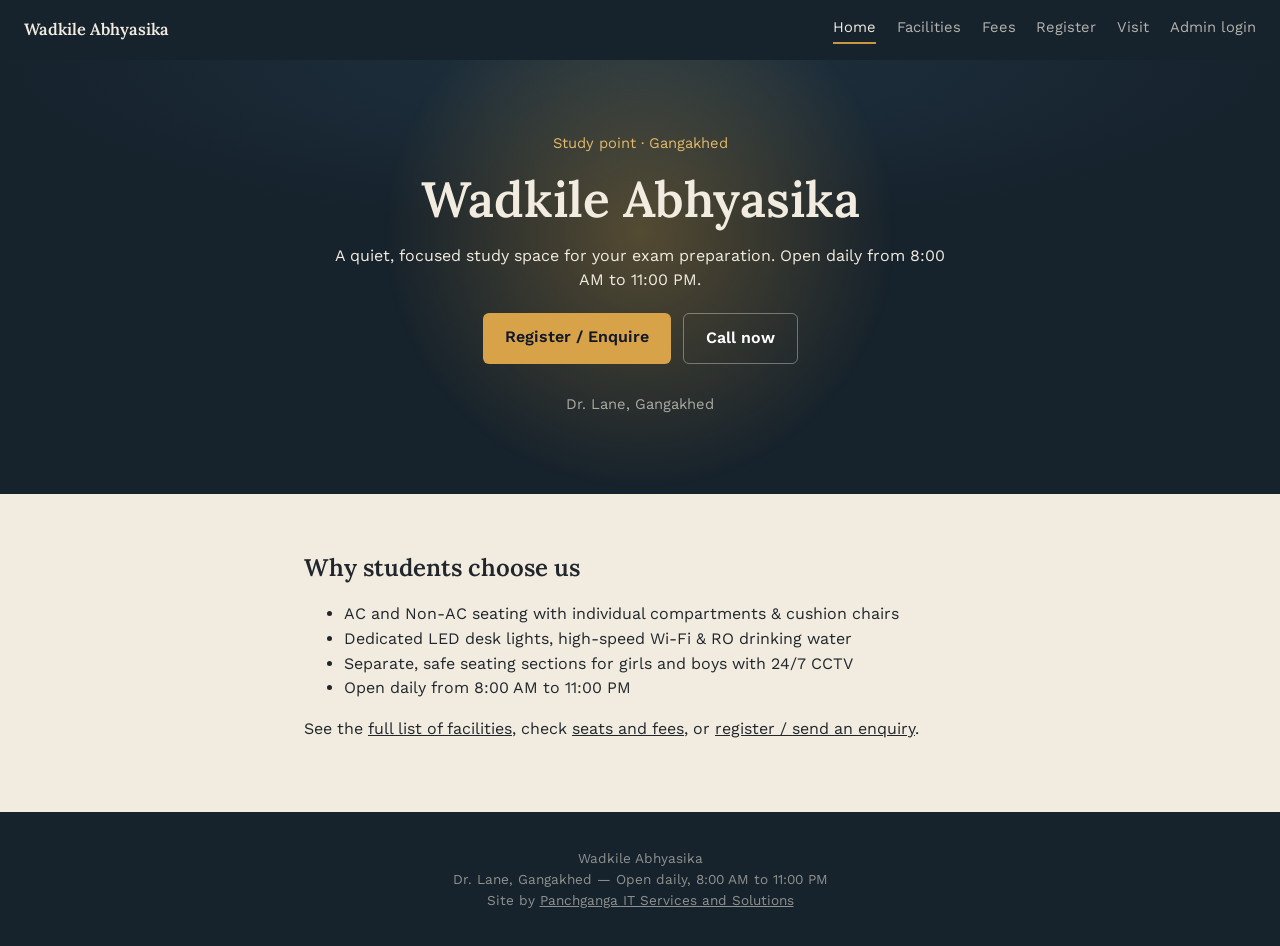
<file: index.html>
<!DOCTYPE html>
<html lang="en">
<head>
<meta charset="UTF-8">
<meta name="viewport" content="width=device-width, initial-scale=1.0">
<title>Wadkile Abhyasika — Dr. Lane, Gangakhed</title>
<link rel="preconnect" href="https://fonts.googleapis.com">
<link rel="preconnect" href="https://fonts.gstatic.com" crossorigin>
<link href="https://fonts.googleapis.com/css2?family=Lora:ital,wght@0,500;0,600;0,700;1,500&family=Work+Sans:wght@400;500;600&display=swap" rel="stylesheet">
<link rel="stylesheet" href="styles.css">
</head>
<body>

<nav class="nav">
  <a class="nav-brand" href="index.html">Wadkile Abhyasika</a>
  <div class="nav-links">
    <a href="index.html" aria-current="page">Home</a>
    <a href="facilities.html">Facilities</a>
    <a href="pricing.html">Fees</a>
    <a href="register.html">Register</a>
    <a href="contact.html">Visit</a>
    <a href="login.html">Admin login</a>
  </div>
</nav>

<header class="hero">
  <div class="hero-inner">
    <div class="kicker">Study point &middot; Gangakhed</div>
    <h1>Wadkile Abhyasika</h1>
    <p>A quiet, focused study space for your exam preparation. Open daily from 8:00 AM to 11:00 PM.</p>
<div style="display: flex; gap: 12px; flex-wrap: wrap; justify-content: center; margin-top: 20px;">
  <a href="register.html" style="padding: 12px 22px; background: #d8a348; color: #111827; text-decoration: none; border-radius: 6px; font-weight: 600;">
    Register / Enquire
  </a>
  <a href="tel:+919764841142" style="padding: 12px 22px; background: transparent; border: 1px solid rgba(255, 255, 255, 0.35); color: #ffffff; text-decoration: none; border-radius: 6px; font-weight: 600;">
    Call now
  </a>
</div>
    <p class="hero-address">Dr. Lane, Gangakhed</p>
  </div>
</header>

<main class="page">
  <section>
  <h2>Why students choose us</h2>
  <ul>
    <li>AC and Non-AC seating with individual compartments &amp; cushion chairs</li>
    <li>Dedicated LED desk lights, high-speed Wi-Fi &amp; RO drinking water</li>
    <li>Separate, safe seating sections for girls and boys with 24/7 CCTV</li>
    <li>Open daily from 8:00 AM to 11:00 PM</li>
  </ul>
  <p>See the <a href="facilities.html">full list of facilities</a>, check <a href="pricing.html">seats and fees</a>, or <a href="register.html">register / send an enquiry</a>.</p>
</section>
</main>

<footer>
  <div>Wadkile Abhyasika</div>
  <div>Dr. Lane, Gangakhed — Open daily, 8:00 AM to 11:00 PM</div>
  <div>
    Site by <a href="https://panchganga-it-website.vercel.app/" target="_blank" rel="noopener">Panchganga IT Services and Solutions</a>
  </div>
</footer>

<div class="sticky-bar">
  <a class="btn btn-primary" href="tel:+919764841142">Call now</a>
  <a class="btn btn-secondary" href="https://wa.me/919764841142" target="_blank" rel="noopener">WhatsApp</a>
</div>

</body>
</html>
</file>
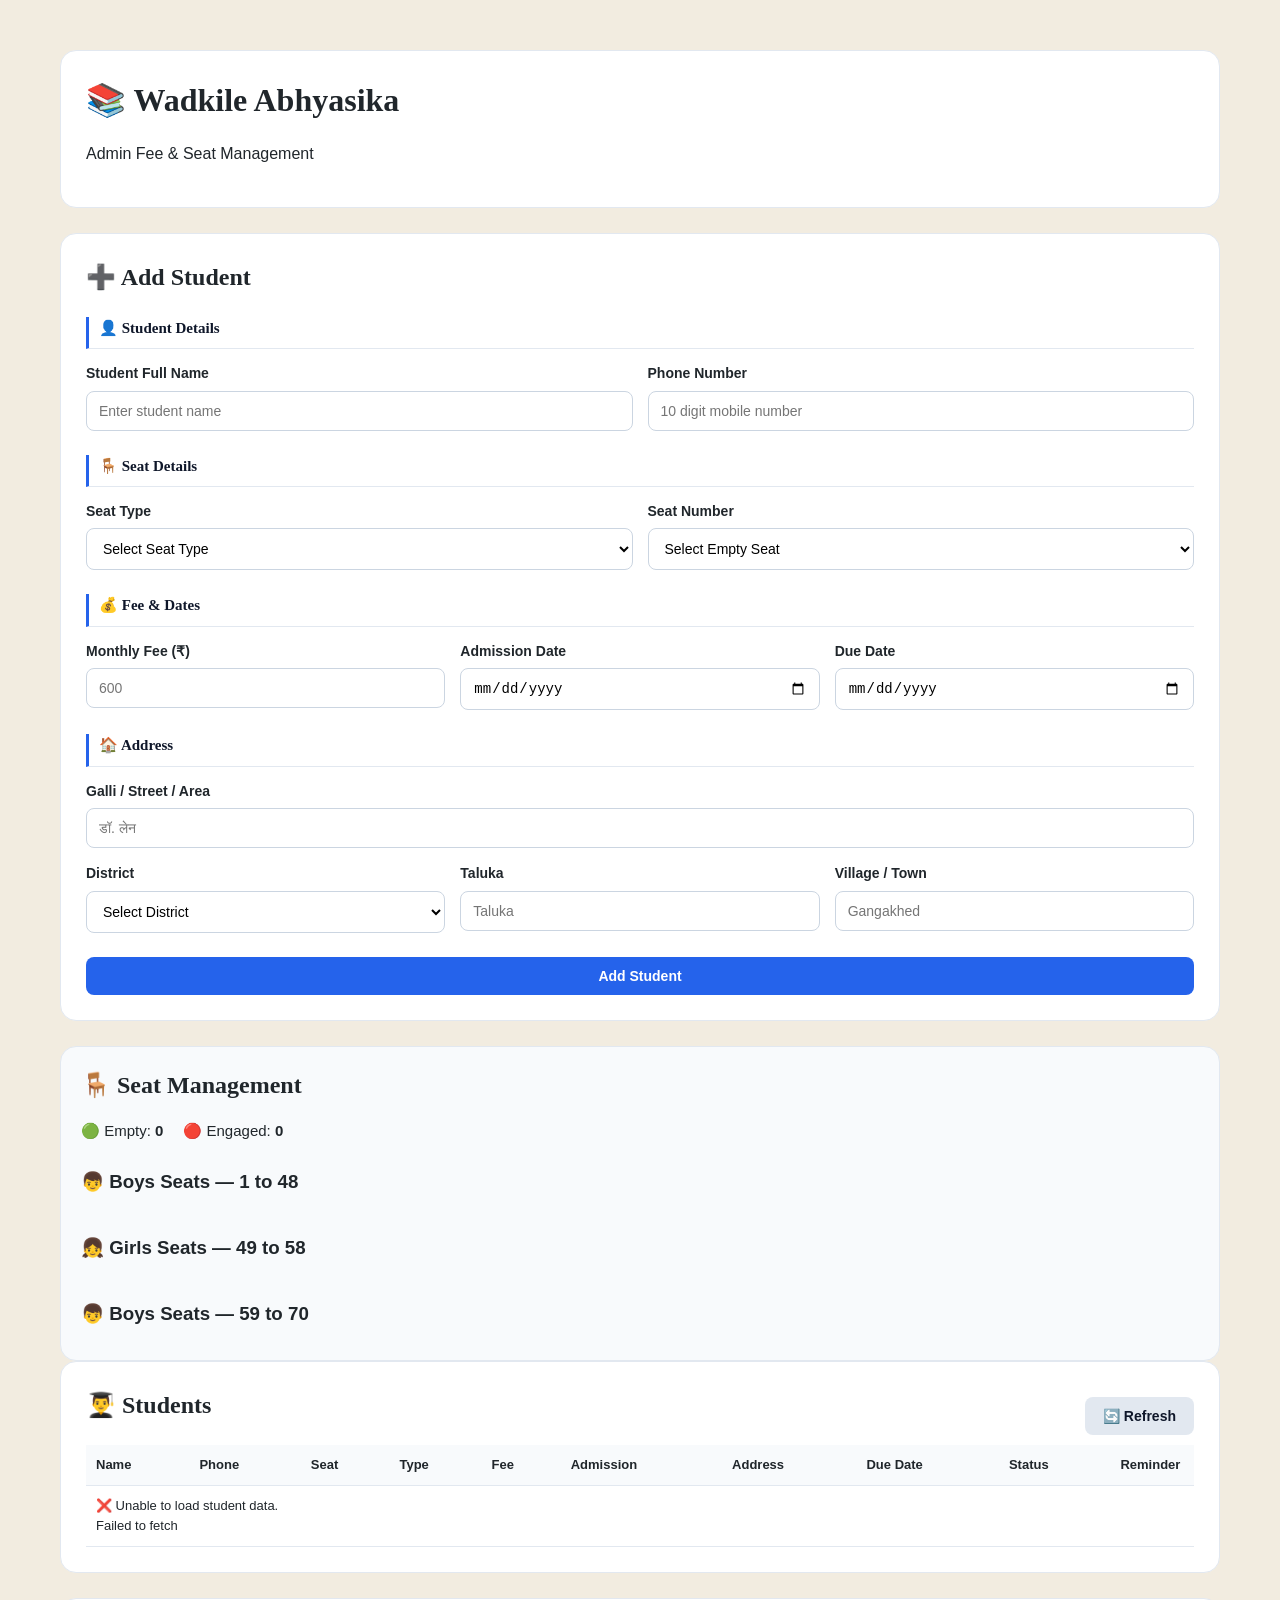
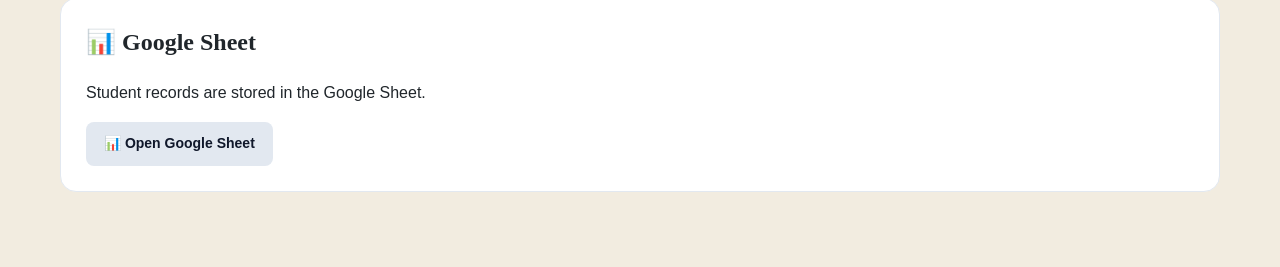
<file: admin-fees.html>
<!DOCTYPE html>
<html lang="en">
<head>
  <meta charset="UTF-8">
  <meta name="viewport" content="width=device-width, initial-scale=1.0">
  <title>Wadkile Abhyasika - Admin Fees</title>
  <link rel="stylesheet" href="styles.css">

  <style>

    /* =====================================
       ADMIN PAGE
    ===================================== */

    .admin-container { max-width: 1200px; margin: 30px auto; padding: 20px; }

    .admin-card {
      background: #ffffff;
      padding: 25px;
      border-radius: 16px;
      border: 1px solid #e2e8f0;
      margin-bottom: 25px;
    }

    .admin-card h2 { margin-bottom: 20px; }

    .form-grid {
      display: grid;
      grid-template-columns: repeat(2, minmax(0, 1fr));
      gap: 15px;
    }

    .form-group { display: flex; flex-direction: column; gap: 6px; }

    .form-group label { font-weight: 600; font-size: 14px; }

    .form-group input,
    .form-group select {
      width: 100%;
      padding: 11px 12px;
      border: 1px solid #cbd5e1;
      border-radius: 8px;
      font-size: 14px;
      background: #fff;
      box-sizing: border-box;
    }

    .form-group input:focus,
    .form-group select:focus { outline: none; border-color: #2563eb; }

    .full-width { grid-column: 1 / -1; }

    .admin-button {
      padding: 11px 18px;
      border: none;
      border-radius: 8px;
      cursor: pointer;
      font-weight: 600;
      font-size: 14px;
    }

    .primary-button { background: #2563eb; color: #fff; }
    .secondary-button { background: #e2e8f0; color: #0f172a; }
    .danger-button { background: #dc2626; color: #fff; }
    .success-button { background: #16a34a; color: #fff; }

    .admin-button:disabled { opacity: 0.6; cursor: not-allowed; }

    /* Link that needs to look like a button (e.g. Open Google Sheet) */
    a.admin-button { display: inline-block; text-decoration: none; text-align: center; }


    /* =====================================
       ADD STUDENT FORM — GROUPED SECTIONS
    ===================================== */

    .form-section { margin-bottom: 24px; }

    .form-section-title {
      font-size: 15px;
      font-weight: 700;
      color: #0f172a;
      margin: 0 0 14px 0;
      padding: 0 0 8px 10px;
      border-bottom: 1px solid #e2e8f0;
      border-left: 3px solid #2563eb;
    }

    .form-section .cols-2,
    .form-section .cols-3 {
      display: grid;
      gap: 15px;
    }

    .form-section .cols-2 { grid-template-columns: repeat(2, minmax(0, 1fr)); }
    .form-section .cols-3 { grid-template-columns: repeat(3, minmax(0, 1fr)); }

    .form-section .row-gap { margin-top: 15px; }

    @media (max-width: 800px) {
      .form-section .cols-2,
      .form-section .cols-3 { grid-template-columns: 1fr; }
    }


    /* =====================================
       STUDENT TABLE
    ===================================== */

    .table-wrapper { overflow-x: auto; }

    .student-table {
      width: 100%;
      border-collapse: collapse;
      min-width: 1300px;
    }

    .student-table th,
    .student-table td {
      padding: 10px;
      border-bottom: 1px solid #e2e8f0;
      text-align: left;
      vertical-align: middle;
      font-size: 13px;
    }

    .student-table th { background: #f8fafc; font-weight: 700; }

    .seat-cell-clickable {
      cursor: pointer;
      text-decoration: underline;
      text-underline-offset: 2px;
    }

    .status-active { color: #15803d; font-weight: 700; }
    .status-left { color: #dc2626; font-weight: 700; }

    .table-actions { display: flex; flex-wrap: wrap; gap: 6px; }

    .student-table tr.empty-row td {
      background: #f0fdf4;
      color: #166534;
    }

    .student-table tr.divider-row td {
      background: #f1f5f9;
      color: #0f172a;
      font-weight: 700;
      font-size: 14px;
      border-top: 2px solid #cbd5e1;
    }

    .small-button {
      padding: 6px 9px;
      border: none;
      border-radius: 6px;
      cursor: pointer;
      font-size: 12px;
      font-weight: 600;
    }


    /* =====================================
       SEAT MANAGEMENT
    ===================================== */

    .seat-management {
      margin-top: 25px;
      padding: 20px;
      border-radius: 16px;
      background: #f8fafc;
      border: 1px solid #e2e8f0;
    }

    .seat-management h2 { margin-bottom: 15px; }
    .seat-management h3 { margin-top: 25px; margin-bottom: 12px; }

    .seat-summary {
      display: flex;
      gap: 20px;
      flex-wrap: wrap;
      margin-bottom: 20px;
      font-size: 15px;
    }

    .seat-grid { display: grid; grid-template-columns: repeat(8, 1fr); gap: 10px; }

    .seat {
      padding: 10px 6px;
      min-height: 56px;
      border-radius: 10px;
      text-align: center;
      font-weight: 700;
      border: 1px solid #ddd;
      cursor: pointer;
      transition: 0.2s;
      display: flex;
      flex-direction: column;
      justify-content: center;
      align-items: center;
      box-sizing: border-box;
    }

    .seat:hover { transform: translateY(-2px); }

    .seat-empty { background: #dcfce7; border-color: #86efac; }
    .seat-engaged { background: #fee2e2; border-color: #fca5a5; }

    .seat-number { display: block; font-size: 16px; }
    .seat-status { display: block; margin-top: 4px; font-size: 11px; }

    /* Student name intentionally not shown on the seat tile —
       full details only appear in the popup when the seat is clicked. */


    /* =====================================
       STUDENT DETAILS MODAL
    ===================================== */

    .student-modal {
      display: none;
      position: fixed;
      inset: 0;
      z-index: 9999;
      background: rgba(15, 23, 42, 0.55);
      padding: 20px;
      box-sizing: border-box;
      align-items: center;
      justify-content: center;
    }

    .student-modal.show { display: flex; }

    .student-modal-content {
      width: min(500px, 100%);
      max-height: 90vh;
      overflow-y: auto;
      background: #ffffff;
      border-radius: 18px;
      padding: 25px;
      box-sizing: border-box;
      position: relative;
      box-shadow: 0 20px 50px rgba(0, 0, 0, 0.2);
    }

    .modal-close {
      position: absolute;
      top: 12px;
      right: 14px;
      width: 38px;
      height: 38px;
      border: none;
      border-radius: 50%;
      background: #f1f5f9;
      color: #0f172a;
      font-size: 22px;
      cursor: pointer;
    }

    .modal-title { margin: 0 40px 20px 0; font-size: 22px; }

    .modal-seat-badge {
      display: inline-block;
      padding: 7px 12px;
      border-radius: 20px;
      background: #fee2e2;
      color: #991b1b;
      font-weight: 700;
      font-size: 13px;
      margin-bottom: 18px;
    }

    .student-detail-list { display: grid; gap: 12px; }

    .student-detail-row {
      display: flex;
      justify-content: space-between;
      gap: 15px;
      padding: 11px 0;
      border-bottom: 1px solid #e2e8f0;
    }

    .student-detail-label { color: #64748b; font-size: 13px; font-weight: 600; }

    .student-detail-value {
      color: #0f172a;
      font-size: 14px;
      font-weight: 700;
      text-align: right;
      word-break: break-word;
    }

    .empty-seat-message { text-align: center; padding: 25px 10px; color: #166534; }
    .empty-seat-icon { font-size: 42px; margin-bottom: 10px; }


    /* =====================================
       RESPONSIVE
    ===================================== */

    @media (max-width: 800px) {
      .form-grid { grid-template-columns: 1fr; }
      .full-width { grid-column: auto; }
      .seat-grid { grid-template-columns: repeat(4, 1fr); }
      .admin-container { padding: 12px; }
    }

    @media (max-width: 450px) {
      .seat-grid { grid-template-columns: repeat(3, 1fr); }
      .seat { min-height: 52px; }
      .student-detail-row { flex-direction: column; gap: 4px; }
      .student-detail-value { text-align: left; }
    }

  </style>
</head>


<body>

  <main class="admin-container">

    <!-- PAGE HEADER -->

    <div class="admin-card">
      <h1>📚 Wadkile Abhyasika</h1>
      <p>Admin Fee &amp; Seat Management</p>
    </div>


    <!-- =====================================
         ADD STUDENT
    ====================================== -->

    <section class="admin-card">

      <h2>➕ Add Student</h2>

      <form id="student-form">

        <!-- 👤 STUDENT DETAILS -->
        <div class="form-section">
          <h3 class="form-section-title">👤 Student Details</h3>

          <div class="cols-2">

            <div class="form-group">
              <label for="s-name">Student Full Name</label>
              <input type="text" id="s-name" placeholder="Enter student name" required>
            </div>

            <div class="form-group">
              <label for="s-phone">Phone Number</label>
              <input
                type="tel"
                id="s-phone"
                placeholder="10 digit mobile number"
                maxlength="10"
                inputmode="numeric"
                required
              >
            </div>

          </div>
        </div>


        <!-- 🪑 SEAT DETAILS -->
        <div class="form-section">
          <h3 class="form-section-title">🪑 Seat Details</h3>

          <div class="cols-2">

            <div class="form-group">
              <label for="s-seat">Seat Type</label>
              <select id="s-seat" required>
                <option value="">Select Seat Type</option>
                <option value="Non-AC">Non-AC</option>
                <option value="AC">AC</option>
              </select>
            </div>

            <div class="form-group">
              <label for="s-seat-number">Seat Number</label>
              <select id="s-seat-number" required>

                <option value="">Select Empty Seat</option>

                <optgroup label="👦 Boys Seats — 1 to 48">
                  <script>
                    for (let i = 1; i <= 48; i++) {
                      document.write(`<option value="${i}">Seat ${i}</option>`);
                    }
                  </script>
                </optgroup>

                <optgroup label="👧 Girls Seats — 49 to 58">
                  <script>
                    for (let i = 49; i <= 58; i++) {
                      document.write(`<option value="${i}">Seat ${i}</option>`);
                    }
                  </script>
                </optgroup>

                <optgroup label="👦 Boys Seats — 59 to 70">
                  <script>
                    for (let i = 59; i <= 70; i++) {
                      document.write(`<option value="${i}">Seat ${i}</option>`);
                    }
                  </script>
                </optgroup>

              </select>
            </div>

          </div>
        </div>


        <!-- 💰 FEE & DATES -->
        <div class="form-section">
          <h3 class="form-section-title">💰 Fee &amp; Dates</h3>

          <div class="cols-3">

            <div class="form-group">
              <label for="s-fee">Monthly Fee (₹)</label>
              <input type="number" id="s-fee" placeholder="600" min="0" required>
            </div>

            <div class="form-group">
              <label for="s-admission">Admission Date</label>
              <input type="date" id="s-admission" required>
            </div>

            <div class="form-group">
              <label for="s-due">Due Date</label>
              <input type="date" id="s-due" required>
            </div>

          </div>
        </div>


        <!-- 🏠 ADDRESS -->
        <div class="form-section">
          <h3 class="form-section-title">🏠 Address</h3>

          <div class="form-group">
            <label for="s-galli">Galli / Street / Area</label>
            <input type="text" id="s-galli" placeholder="डॉ. लेन">
          </div>

          <div class="cols-3 row-gap">

            <div class="form-group">
              <label for="s-district">District</label>
              <select id="s-district" required>
                <option value="">Select District</option>
                <option>Parbhani</option>
                <option>Beed</option>
                <option>Latur</option>
                <option>Nanded</option>
                <option>Hingoli</option>
                <option>Jalna</option>
                <option>Pune</option>
                <option>Other</option>
              </select>
            </div>

            <div class="form-group">
              <label for="s-taluka">Taluka</label>

              <!-- District with a list: dropdown of talukas -->
              <select id="s-taluka" style="display:none;">
                <option value="">Select Taluka</option>
              </select>

              <!-- Other district: type the taluka -->
              <input type="text" id="s-taluka-text" placeholder="Taluka" required>
            </div>

            <div class="form-group">
              <label for="s-village">Village / Town</label>
              <input type="text" id="s-village" placeholder="Gangakhed" list="village-list" autocomplete="off" required>
              <datalist id="village-list"></datalist>
            </div>

          </div>
        </div>


        <button type="submit" class="admin-button primary-button" style="width:100%;">
          Add Student
        </button>

      </form>

    </section>


    <!-- =====================================
         SEAT MANAGEMENT
    ====================================== -->

    <section class="seat-management">

      <h2>🪑 Seat Management</h2>

      <div class="seat-summary">
        <span>🟢 Empty: <strong id="empty-seat-count">0</strong></span>
        <span>🔴 Engaged: <strong id="engaged-seat-count">0</strong></span>
      </div>

      <h3>👦 Boys Seats — 1 to 48</h3>
      <div id="boys-seats" class="seat-grid"></div>

      <h3>👧 Girls Seats — 49 to 58</h3>
      <div id="girls-seats" class="seat-grid"></div>

      <h3>👦 Boys Seats — 59 to 70</h3>
      <div id="boys-seats-2" class="seat-grid"></div>

    </section>


    <!-- =====================================
         STUDENTS
    ====================================== -->

    <section class="admin-card">

      <div
        style="
          display:flex;
          justify-content:space-between;
          align-items:center;
          gap:15px;
          flex-wrap:wrap;
        "
      >
        <h2>👨‍🎓 Students</h2>

        <button type="button" id="refresh-button" class="admin-button secondary-button">
          🔄 Refresh
        </button>
      </div>


      <div class="table-wrapper">

        <table class="student-table">

          <thead>
            <tr>
              <th>Name</th>
              <th>Phone</th>
              <th>Seat</th>
              <th>Type</th>
              <th>Fee</th>
              <th>Admission</th>
              <th>Address</th>
              <th>Due Date</th>
              <th>Status</th>
              <th>Reminder</th>
              <th>Actions</th>
            </tr>
          </thead>

          <tbody id="students-body">
            <tr>
              <td colspan="11">Loading students...</td>
            </tr>
          </tbody>

        </table>

      </div>

    </section>


    <!-- GOOGLE SHEET -->

    <section class="admin-card">

      <h2>📊 Google Sheet</h2>

      <p>Student records are stored in the Google Sheet.</p>

      <a href="https://docs.google.com/spreadsheets/d/1hUh09lop0drpElnH66LDcGokMD9D0xPsTquMUWGzLC8/edit?gid=0#gid=0"
         target="_blank"
         class="admin-button secondary-button">
        📊 Open Google Sheet
      </a>

    </section>

  </main>


  <!-- STUDENT DETAILS MODAL -->

  <div id="student-modal" class="student-modal" aria-hidden="true">

    <div
      class="student-modal-content"
      role="dialog"
      aria-modal="true"
      aria-labelledby="modal-title"
    >

      <button type="button" id="modal-close" class="modal-close" aria-label="Close">×</button>

      <h2 id="modal-title" class="modal-title">Student Details</h2>

      <div id="modal-body"></div>

    </div>

  </div>


  <!-- =====================================
       JAVASCRIPT
  ====================================== -->

  <script>

    /* =====================================
       GOOGLE APPS SCRIPT API
    ====================================== */

    const API_URL =
      "https://script.google.com/macros/s/AKfycbyJB729sU5LtAOuv7W3QXVv4QhodzTk3rNt2jGBoN43aLOOrEHu8SX4YyLqEiUKE_cNLg/exec";

    let allStudents = [];


    /* =====================================
       API REQUEST
       (no `no-cors`, so the real response is read)
    ====================================== */

    async function apiRequest(data) {

      try {

        const params = new URLSearchParams(data).toString();

        const response = await fetch(API_URL + "?" + params, { method: "GET" });

        const result = await response.json();

        return result;

      } catch (error) {

        console.error(error);

        return {
          success: false,
          message:
            error.message ||
            "Request failed. Check your internet connection or try again."
        };

      }

    }


    /* =====================================
       LOAD STUDENTS
    ====================================== */

    async function loadStudents() {

      try {

        const response = await fetch(API_URL);

        const data = await response.json();

        if (!data.success) {
          throw new Error(data.message || "Unable to load students.");
        }

        allStudents = Array.isArray(data.students) ? data.students : [];

        renderSeatMap(allStudents);
        renderStudents(allStudents);
        updateSeatOptions(allStudents);
        updateVillageSuggestions(allStudents);

      } catch (error) {

        console.error(error);

        document.getElementById("students-body").innerHTML = `
          <tr>
            <td colspan="11">
              ❌ Unable to load student data.
              <br>
              ${escapeHtml(error.message || "")}
            </td>
          </tr>
        `;

      }

    }


    /* =====================================
       UPDATE SEAT DROPDOWN
    ====================================== */

    function updateSeatOptions(students) {

      const select = document.getElementById("s-seat-number");

      if (!select) {
        return;
      }

      const occupiedSeats = new Set();

      students.forEach(student => {

        if (String(student.status || "").toLowerCase() === "active") {

          const seat = Number(student.seatNumber);

          if (seat >= 1 && seat <= 70) {
            occupiedSeats.add(seat);
          }

        }

      });

      Array.from(select.options).forEach(option => {

        const seat = Number(option.value);

        if (seat >= 1 && seat <= 70) {
          option.disabled = occupiedSeats.has(seat);
        }

      });

      if (select.value && occupiedSeats.has(Number(select.value))) {
        select.value = "";
      }

    }


    /* =====================================
       RENDER SEAT MAP
       Boys 1–48 | Girls 49–58 | Boys 59–70
    ====================================== */

    function renderSeatMap(students) {

      const boysContainer = document.getElementById("boys-seats");
      const girlsContainer = document.getElementById("girls-seats");
      const boysContainer2 = document.getElementById("boys-seats-2");
      const emptyCount = document.getElementById("empty-seat-count");
      const engagedCount = document.getElementById("engaged-seat-count");

      if (!boysContainer || !girlsContainer || !boysContainer2) {
        return;
      }

      boysContainer.innerHTML = "";
      girlsContainer.innerHTML = "";
      boysContainer2.innerHTML = "";

      const activeStudents = students.filter(
        student => String(student.status || "").toLowerCase() === "active"
      );

      const seatMap = new Map();

      activeStudents.forEach(student => {

        const seatNumber = Number(student.seatNumber);

        if (seatNumber >= 1 && seatNumber <= 70) {
          seatMap.set(seatNumber, student);
        }

      });

      let emptySeats = 0;
      let engagedSeats = 0;

      for (let seatNumber = 1; seatNumber <= 70; seatNumber++) {

        const student = seatMap.get(seatNumber);

        const seat = document.createElement("div");
        seat.className = "seat";
        seat.setAttribute("role", "button");
        seat.setAttribute("tabindex", "0");
        seat.dataset.seatNumber = seatNumber;

        const number = document.createElement("span");
        number.className = "seat-number";
        number.textContent = "Seat " + seatNumber;

        const status = document.createElement("span");
        status.className = "seat-status";

        if (student) {

          /* ENGAGED — only seat number + status on the tile;
             full details appear in the popup. */

          seat.classList.add("seat-engaged");
          status.textContent = "🔴 Engaged";
          engagedSeats++;

          seat.appendChild(number);
          seat.appendChild(status);

          seat.addEventListener("click", () => {
            showStudentDetails(student);
          });

          seat.addEventListener("keydown", event => {
            if (event.key === "Enter" || event.key === " ") {
              event.preventDefault();
              showStudentDetails(student);
            }
          });

        } else {

          /* EMPTY */

          seat.classList.add("seat-empty");
          status.textContent = "🟢 Empty";
          emptySeats++;

          seat.appendChild(number);
          seat.appendChild(status);

          seat.addEventListener("click", () => {
            showEmptySeat(seatNumber);
          });

          seat.addEventListener("keydown", event => {
            if (event.key === "Enter" || event.key === " ") {
              event.preventDefault();
              showEmptySeat(seatNumber);
            }
          });

        }

        if (seatNumber <= 48) {
          boysContainer.appendChild(seat);
        } else if (seatNumber <= 58) {
          girlsContainer.appendChild(seat);
        } else {
          boysContainer2.appendChild(seat);
        }

      }

      if (emptyCount) {
        emptyCount.textContent = emptySeats;
      }

      if (engagedCount) {
        engagedCount.textContent = engagedSeats;
      }

    }


    /* =====================================
       SHOW STUDENT DETAILS
    ====================================== */

    function showStudentDetails(student) {

      const modal = document.getElementById("student-modal");
      const modalBody = document.getElementById("modal-body");

      const dueDate = formatDate(student.dueDate);

      modalBody.innerHTML = `

        <div class="modal-seat-badge">
          💺 Seat ${escapeHtml(String(student.seatNumber || "-"))}
          — 🔴 Engaged
        </div>


        <div class="student-detail-list">

          <div class="student-detail-row">
            <span class="student-detail-label">👤 Name</span>
            <span class="student-detail-value">
              ${escapeHtml(student.name || "-")}
            </span>
          </div>


          <div class="student-detail-row">
            <span class="student-detail-label">📞 Phone</span>
            <span class="student-detail-value">
              ${escapeHtml(student.phone || "-")}
            </span>
          </div>


          <div class="student-detail-row">
            <span class="student-detail-label">💺 Seat Number</span>
            <span class="student-detail-value">
              ${escapeHtml(String(student.seatNumber || "-"))}
            </span>
          </div>


          <div class="student-detail-row">
            <span class="student-detail-label">🪑 Seat Type</span>
            <span class="student-detail-value">
              ${escapeHtml(student.seatType || "-")}
            </span>
          </div>


          <div class="student-detail-row">
            <span class="student-detail-label">💰 Monthly Fee</span>
            <span class="student-detail-value">
              ₹${escapeHtml(String(student.fee || "700"))}
            </span>
          </div>


          <div class="student-detail-row">
            <span class="student-detail-label">🗓️ Admission Date</span>
            <span class="student-detail-value">
              ${escapeHtml(formatDate(student.admissionDate))}
            </span>
          </div>


          <div class="student-detail-row">
            <span class="student-detail-label">🏠 Address</span>
            <span class="student-detail-value">
              ${escapeHtml(formatAddress(student))}
            </span>
          </div>


          <div class="student-detail-row">
            <span class="student-detail-label">📅 Due Date</span>
            <span class="student-detail-value">
              ${escapeHtml(dueDate)}
            </span>
          </div>


          <div class="student-detail-row">
            <span class="student-detail-label">📌 Status</span>
            <span class="student-detail-value">
              ${escapeHtml(student.status || "-")}
            </span>
          </div>


          <div class="student-detail-row">
            <span class="student-detail-label">🔔 Reminder</span>
            <span class="student-detail-value">
              ${escapeHtml(student.reminderSent || "No")}
            </span>
          </div>

        </div>

      `;

      modal.classList.add("show");
      modal.setAttribute("aria-hidden", "false");

    }


    /* =====================================
       SHOW EMPTY SEAT
    ====================================== */

    function showEmptySeat(seatNumber) {

      const modal = document.getElementById("student-modal");
      const modalBody = document.getElementById("modal-body");

      modalBody.innerHTML = `

        <div class="empty-seat-message">

          <div class="empty-seat-icon">🟢</div>

          <h3>Seat ${escapeHtml(String(seatNumber))}</h3>

          <p>This seat is currently empty.</p>

          <p>No student is assigned to this seat.</p>

        </div>

      `;

      modal.classList.add("show");
      modal.setAttribute("aria-hidden", "false");

    }


    /* =====================================
       CLOSE MODAL
    ====================================== */

    function closeStudentModal() {

      const modal = document.getElementById("student-modal");

      modal.classList.remove("show");
      modal.setAttribute("aria-hidden", "true");

    }

    document
      .getElementById("modal-close")
      .addEventListener("click", closeStudentModal);

    document
      .getElementById("student-modal")
      .addEventListener("click", event => {
        if (event.target.id === "student-modal") {
          closeStudentModal();
        }
      });

    document.addEventListener("keydown", event => {
      if (event.key === "Escape") {
        closeStudentModal();
      }
    });


    /* =====================================
       SHOW SEAT FROM TABLE ROW
    ====================================== */

    function showSeatFromRow(row) {

      const student = allStudents.find(
        item => Number(item.row) === Number(row)
      );

      if (!student) {
        alert("Student not found.");
        return;
      }

      showStudentDetails(student);

    }


    /* =====================================
       RENDER STUDENTS
    ====================================== */

    function buildStudentRow(student) {

      const status = String(student.status || "").toLowerCase();

      const statusClass =
        status === "active" ? "status-active" : "status-left";

      const reminder = String(student.reminderSent || "No");

      return `

        <tr>

          <td>
            <strong>${escapeHtml(student.name || "-")}</strong>
          </td>


          <td>${escapeHtml(student.phone || "-")}</td>


          <td
            class="seat-cell-clickable"
            onclick="showSeatFromRow(${Number(student.row)})"
          >
            💺 ${escapeHtml(String(student.seatNumber || "-"))}
          </td>


          <td>${escapeHtml(student.seatType || "-")}</td>


          <td>₹${escapeHtml(String(student.fee || "700"))}</td>


          <td>${escapeHtml(formatDate(student.admissionDate))}</td>


          <td>${escapeHtml(formatAddress(student))}</td>


          <td>${escapeHtml(formatDate(student.dueDate))}</td>


          <td class="${statusClass}">
            ${escapeHtml(student.status || "-")}
          </td>


          <td>${escapeHtml(reminder)}</td>


          <td>

            <div class="table-actions">

              <button
                type="button"
                class="small-button success-button"
                onclick="markStudentPaid(${Number(student.row)})"
              >
                Paid
              </button>

              <button
                type="button"
                class="small-button primary-button"
                onclick="sendReminder(${Number(student.row)})"
              >
                WhatsApp
              </button>

              <button
                type="button"
                class="small-button secondary-button"
                onclick="changeStudentStatus(${Number(student.row)}, '${escapeJs(student.status || "Active")}')"
              >
                Status
              </button>

              <button
                type="button"
                class="small-button danger-button"
                onclick="removeStudent(${Number(student.row)})"
              >
                Delete
              </button>

            </div>

          </td>

        </tr>

      `;

    }


    function buildEmptySeatRow(seatNumber) {

      return `

        <tr class="empty-row">

          <td><strong>🟢 Empty</strong></td>

          <td>-</td>

          <td
            class="seat-cell-clickable"
            onclick="showEmptySeat(${Number(seatNumber)})"
          >
            💺 ${escapeHtml(String(seatNumber))}
          </td>

          <td colspan="8">
            This seat is empty
          </td>

        </tr>

      `;

    }


    function buildDividerRow(title) {

      return `
        <tr class="divider-row">
          <td colspan="11">${escapeHtml(title)}</td>
        </tr>
      `;

    }


    /* Students are listed seat-number wise (1 to 70).
       A seat with no active student shows an "Empty" row.
       Students who have Left are listed at the bottom. */

    function renderStudents(students) {

      const body = document.getElementById("students-body");

      const activeBySeat = new Map();
      const otherStudents = [];

      students.forEach(student => {

        const seat = Number(student.seatNumber);

        const isActive =
          String(student.status || "").toLowerCase() === "active";

        if (isActive && seat >= 1 && seat <= 70) {

          if (!activeBySeat.has(seat)) {
            activeBySeat.set(seat, []);
          }

          activeBySeat.get(seat).push(student);

        } else {

          otherStudents.push(student);

        }

      });

      const sectionTitles = {
        1: "👦 Boys Seats — 1 to 48",
        49: "👧 Girls Seats — 49 to 58",
        59: "👦 Boys Seats — 59 to 70"
      };

      let html = "";

      for (let seatNumber = 1; seatNumber <= 70; seatNumber++) {

        if (sectionTitles[seatNumber]) {
          html += buildDividerRow(sectionTitles[seatNumber]);
        }

        const seatStudents = activeBySeat.get(seatNumber);

        if (seatStudents && seatStudents.length) {

          seatStudents.forEach(student => {
            html += buildStudentRow(student);
          });

        } else {

          html += buildEmptySeatRow(seatNumber);

        }

      }

      if (otherStudents.length) {

        otherStudents.sort(
          (a, b) => Number(a.seatNumber) - Number(b.seatNumber)
        );

        html += buildDividerRow("🚪 Left / Inactive Students");

        otherStudents.forEach(student => {
          html += buildStudentRow(student);
        });

      }

      body.innerHTML = html;

    }


    /* =====================================
       MARK PAID
    ====================================== */

    async function markStudentPaid(row) {

      if (!confirm("Mark this student's fee as paid?")) {
        return;
      }

      const result = await apiRequest({
        action: "markPaid",
        row: row
      });

      if (!result.success) {
        alert(result.message || "Unable to mark payment.");
        return;
      }

      alert("Payment marked successfully. ✅");

      await loadStudents();

    }


    /* =====================================
       MARK REMINDER / WHATSAPP
    ====================================== */

    async function sendReminder(row) {

      const student = allStudents.find(
        item => Number(item.row) === Number(row)
      );

      if (!student) {
        alert("Student not found.");
        return;
      }

      const phone = String(student.phone || "").replace(/\D/g, "");

      if (phone.length !== 10) {
        alert("Invalid phone number.");
        return;
      }

      const message =

        `नमस्कार ${student.name || ""} जी,\n\n` +
        `📚 *Wadkile Abhyasika – Monthly Fee Reminder*\n\n` +
        `आपली monthly seat fee *₹${student.fee || 700}* आहे.\n\n` +
        `आपली fee payment due झाली आहे. कृपया आपली monthly fee लवकरात लवकर भरावी.\n\n` +
        `🪑 Seat Number: *${student.seatNumber || "-"}*\n` +
        `💺 Seat Type: *${student.seatType || "-"}*\n` +
        `💰 Monthly Fee: *₹${student.fee || 700}*\n` +
        `📅 Due Date: *${formatDate(student.dueDate)}*\n\n` +
        `कृपया payment केल्यानंतर confirmation द्यावे.\n\n` +
        `━━━━━━━━━━━━━━\n\n` +
        `Hello ${student.name || ""},\n\n` +
        `📚 *Wadkile Abhyasika – Monthly Fee Reminder*\n\n` +
        `Your monthly seat fee is *₹${student.fee || 700}*.\n\n` +
        `Your monthly fee is now due. Kindly make the payment at your earliest convenience.\n\n` +
        `🪑 Seat Number: *${student.seatNumber || "-"}*\n` +
        `💺 Seat Type: *${student.seatType || "-"}*\n` +
        `💰 Monthly Fee: *₹${student.fee || 700}*\n` +
        `📅 Due Date: *${formatDate(student.dueDate)}*\n\n` +
        `Please share the payment confirmation after completing the payment.\n\n` +
        `Thank you for choosing *Wadkile Abhyasika*. 🙏`;

      const whatsappUrl =
        "https://wa.me/91" + phone + "?text=" + encodeURIComponent(message);

      window.open(whatsappUrl, "_blank");

      await apiRequest({
        action: "markReminderSent",
        row: row
      });

      await loadStudents();

    }


    /* =====================================
       CHANGE STATUS
    ====================================== */

    async function changeStudentStatus(row, currentStatus) {

      const newStatus = currentStatus === "Active" ? "Left" : "Active";

      const confirmText =
        currentStatus === "Active"
          ? "Mark this student as Left?"
          : "Mark this student as Active?";

      if (!confirm(confirmText)) {
        return;
      }

      const result = await apiRequest({
        action: "updateStatus",
        row: row,
        status: newStatus
      });

      if (!result.success) {
        alert(result.message || "Unable to update status.");
        return;
      }

      alert("Status updated successfully. ✅");

      await loadStudents();

    }


    /* =====================================
       DELETE STUDENT
    ====================================== */

    async function removeStudent(row) {

      if (!confirm("Are you sure you want to delete this student?")) {
        return;
      }

      const result = await apiRequest({
        action: "deleteStudent",
        row: row
      });

      if (!result.success) {
        alert(result.message || "Unable to delete student.");
        return;
      }

      alert("Student deleted successfully. ✅");

      await loadStudents();

    }


    /* =====================================
       ADD STUDENT
    ====================================== */

    document
      .getElementById("student-form")
      .addEventListener("submit", async event => {

        event.preventDefault();

        const form = document.getElementById("student-form");

        if (!form.checkValidity()) {
          form.reportValidity();
          return;
        }

        const name = document.getElementById("s-name").value.trim();
        const phone = document.getElementById("s-phone").value.trim();
        const seatType = document.getElementById("s-seat").value;
        const seatNumber = document.getElementById("s-seat-number").value;
        const dueDate = document.getElementById("s-due").value;

        const fee = document.getElementById("s-fee").value;
        const admissionDate = document.getElementById("s-admission").value;
        const galli = document.getElementById("s-galli").value.trim();
        const village = document.getElementById("s-village").value.trim();
        const taluka = getTalukaValue();
        const district = document.getElementById("s-district").value;

        if (!/^[0-9]{10}$/.test(phone)) {
          alert("Please enter exactly 10 digits for phone number.");
          return;
        }

        if (!seatNumber) {
          alert("Please select an empty seat.");
          return;
        }

        if (!fee || Number(fee) <= 0) {
          alert("Please enter a valid monthly fee.");
          return;
        }

        if (!admissionDate) {
          alert("Please select admission date.");
          return;
        }

        if (!village || !taluka || !district) {
          alert("Please fill Village, Taluka and District.");
          return;
        }

        const button = form.querySelector("button[type='submit']");

        button.disabled = true;
        button.textContent = "Adding...";

        const result = await apiRequest({
          action: "addStudent",
          name: name,
          phone: phone,
          seatType: seatType,
          seatNumber: seatNumber,
          dueDate: dueDate,
          fee: fee,
          admissionDate: admissionDate,
          galli: galli,
          village: village,
          taluka: taluka,
          district: district
        });

        button.disabled = false;
        button.textContent = "Add Student";

        if (!result.success) {
          alert(result.message || "Unable to add student.");
          return;
        }

        alert("Student added successfully! ✅");

        form.reset();

        updateTalukaField();

        await loadStudents();

      });


    /* =====================================
       REFRESH
    ====================================== */

    document
      .getElementById("refresh-button")
      .addEventListener("click", async () => {

        const button = document.getElementById("refresh-button");

        button.disabled = true;
        button.textContent = "Refreshing...";

        await loadStudents();

        button.disabled = false;
        button.textContent = "🔄 Refresh";

      });


    /* =====================================
       ADDRESS FORMAT
    ====================================== */

    function formatAddress(student) {

      return [
        student.galli,
        student.village,
        student.taluka,
        student.district
      ].filter(Boolean).join(", ") || "-";

    }


    /* =====================================
       DATE FORMAT
    ====================================== */

    function formatDate(value) {

      if (!value) {
        return "-";
      }

      try {

        const date = new Date(value);

        if (Number.isNaN(date.getTime())) {
          return String(value);
        }

        return date.toLocaleDateString("en-IN", {
          day: "2-digit",
          month: "2-digit",
          year: "numeric"
        });

      } catch (error) {

        return String(value);

      }

    }


    /* =====================================
       ESCAPE HTML
    ====================================== */

    function escapeHtml(value) {

      return String(value ?? "")
        .replace(/&/g, "&amp;")
        .replace(/</g, "&lt;")
        .replace(/>/g, "&gt;")
        .replace(/"/g, "&quot;")
        .replace(/'/g, "&#039;");

    }


    /* =====================================
       ESCAPE JAVASCRIPT
    ====================================== */

    function escapeJs(value) {

      return String(value ?? "")
        .replace(/\\/g, "\\\\")
        .replace(/'/g, "\\'")
        .replace(/"/g, '\\"')
        .replace(/\n/g, "\\n")
        .replace(/\r/g, "\\r");

    }


    /* =====================================
       TALUKA (depends on District)
       District has a list -> dropdown (+ "Other" to type manually)
       District has no list -> normal text box
    ====================================== */

    const TALUKAS = {
      "Parbhani": [
        "Parbhani", "Gangakhed", "Jintur", "Manwath", "Palam",
        "Pathri", "Purna", "Selu", "Sonpeth"
      ],
      "Beed": [
        "Beed", "Ambajogai", "Ashti", "Dharur", "Georai", "Kaij",
        "Majalgaon", "Parli", "Patoda", "Shirur (Kasar)", "Wadwani"
      ],
      "Latur": [
        "Latur", "Ahmedpur", "Ausa", "Chakur", "Deoni", "Jalkot",
        "Nilanga", "Renapur", "Shirur Anantpal", "Udgir"
      ],
      "Nanded": [
        "Nanded", "Ardhapur", "Bhokar", "Biloli", "Deglur", "Dharmabad",
        "Hadgaon", "Himayatnagar", "Kandhar", "Kinwat", "Loha", "Mahur",
        "Mudkhed", "Mukhed", "Naigaon", "Umri"
      ],
      "Hingoli": [
        "Hingoli", "Aundha Nagnath", "Basmath", "Kalamnuri", "Sengaon"
      ],
      "Jalna": [
        "Jalna", "Ambad", "Badnapur", "Bhokardan", "Ghansawangi",
        "Jafrabad", "Mantha", "Partur"
      ],
      "Pune": [
        "Pune City", "Haveli", "Khed", "Ambegaon", "Junnar", "Shirur",
        "Baramati", "Indapur", "Daund", "Purandar", "Bhor", "Velhe",
        "Mulshi", "Maval"
      ]
    };

    function updateTalukaField() {

      const district = document.getElementById("s-district").value;
      const select = document.getElementById("s-taluka");
      const input = document.getElementById("s-taluka-text");
      const list = TALUKAS[district];

      if (list) {

        select.innerHTML =
          '<option value="">Select Taluka</option>' +
          list
            .map(name => `<option value="${name}">${name}</option>`)
            .join("") +
          '<option value="Other">Other (type manually)</option>';

        select.style.display = "";
        select.required = true;

        input.style.display = "none";
        input.required = false;
        input.value = "";

      } else {

        select.style.display = "none";
        select.required = false;
        select.innerHTML = '<option value="">Select Taluka</option>';

        input.style.display = "";
        input.required = true;

      }

    }

    function onTalukaSelectChange() {

      const select = document.getElementById("s-taluka");
      const input = document.getElementById("s-taluka-text");

      if (select.value === "Other") {

        input.style.display = "";
        input.required = true;
        input.focus();

      } else {

        input.style.display = "none";
        input.required = false;
        input.value = "";

      }

    }

    function getTalukaValue() {

      const district = document.getElementById("s-district").value;
      const select = document.getElementById("s-taluka");
      const input = document.getElementById("s-taluka-text");

      if (TALUKAS[district]) {

        return select.value === "Other"
          ? input.value.trim()
          : select.value.trim();

      }

      return input.value.trim();

    }

    document
      .getElementById("s-district")
      .addEventListener("change", updateTalukaField);

    document
      .getElementById("s-taluka")
      .addEventListener("change", onTalukaSelectChange);


    /* =====================================
       VILLAGE SUGGESTIONS
       Villages already saved for students (same taluka)
       are offered as suggestions while typing.
       New villages can still be typed freely.
    ====================================== */

    function updateVillageSuggestions(students) {

      const list = document.getElementById("village-list");

      if (!list) {
        return;
      }

      const district = document.getElementById("s-district").value;
      const taluka = getTalukaValue();

      const villages = new Set();

      (students || []).forEach(student => {

        const village = String(student.village || "").trim();

        if (!village) {
          return;
        }

        if (district && String(student.district || "").trim() !== district) {
          return;
        }

        if (taluka && String(student.taluka || "").trim() !== taluka) {
          return;
        }

        villages.add(village);

      });

      list.innerHTML = Array.from(villages)
        .sort((a, b) => a.localeCompare(b))
        .map(name => `<option value="${escapeHtml(name)}"></option>`)
        .join("");

    }

    ["s-district", "s-taluka", "s-taluka-text"].forEach(id => {

      const element = document.getElementById(id);

      element.addEventListener("change", () => {
        updateVillageSuggestions(allStudents);
      });

      element.addEventListener("input", () => {
        updateVillageSuggestions(allStudents);
      });

    });

    updateTalukaField();


    /* =====================================
       INITIAL LOAD
    ====================================== */

    loadStudents();

  </script>

</body>
</html>
</file>
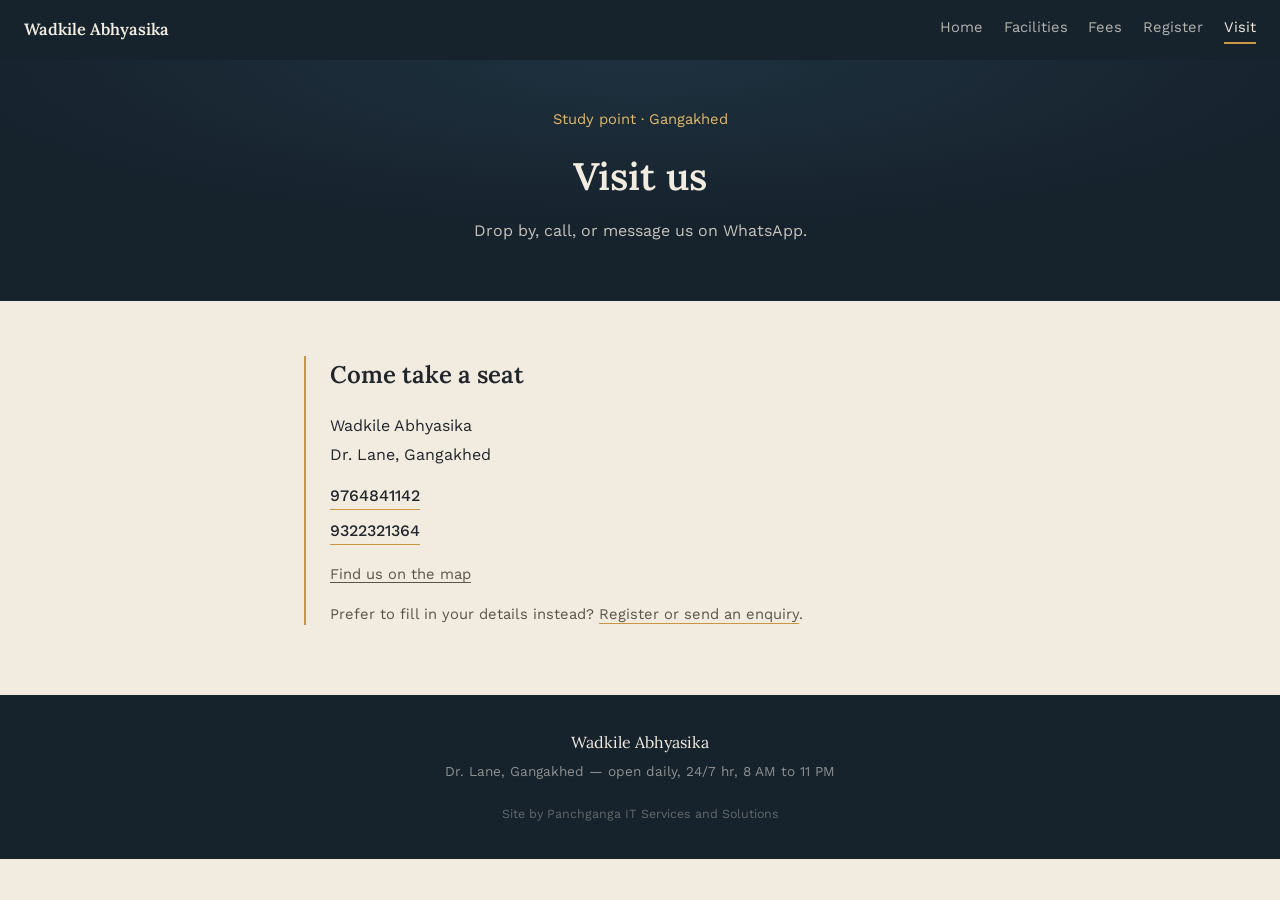
<file: contact.html>
<!DOCTYPE html>
<html lang="en">
<head>
<meta charset="UTF-8">
<meta name="viewport" content="width=device-width, initial-scale=1.0">
<title>Visit Us — Wadkile Abhyasika</title>
<link rel="preconnect" href="https://fonts.googleapis.com">
<link rel="preconnect" href="https://fonts.gstatic.com" crossorigin>
<link href="https://fonts.googleapis.com/css2?family=Lora:ital,wght@0,500;0,600;0,700;1,500&family=Work+Sans:wght@400;500;600&display=swap" rel="stylesheet">
<link rel="stylesheet" href="styles.css">
</head>
<body>

<nav class="nav">
  <a class="nav-brand" href="index.html">Wadkile Abhyasika</a>
  <div class="nav-links">
    <a href="index.html">Home</a>
    <a href="facilities.html">Facilities</a>
    <a href="pricing.html">Fees</a>
    <a href="register.html">Register</a>
    <a href="contact.html" aria-current="page">Visit</a>
  </div>
</nav>

<header class="page-header">
  <div class="kicker">Study point &middot; Gangakhed</div>
  <h1>Visit us</h1>
  <p class="tagline">Drop by, call, or message us on WhatsApp.</p>
</header>

<main class="page">
  <section class="section">
    <h2>Come take a seat</h2>
    <div class="contact-block">
      <p>Wadkile Abhyasika</p>
      <p>Dr. Lane, Gangakhed</p>
      <div class="contact-numbers">
        <a href="tel:+919764841142">9764841142</a>
        <a href="tel:+919322321364">9322321364</a>
      </div>
    </div>
    <a class="map-link" href="https://www.google.com/maps/search/?api=1&query=Dr.+Lane+Gangakhed" target="_blank" rel="noopener">Find us on the map</a>
    <p class="note">Prefer to fill in your details instead? <a href="register.html">Register or send an enquiry</a>.</p>
  </section>
</main>

<footer>
  <div class="biz-name">Wadkile Abhyasika</div>
  <div>Dr. Lane, Gangakhed — open daily, 24/7 hr, 8 AM to 11 PM</div>
  <div class="credit">Site by Panchganga IT Services and Solutions</div>
</footer>

<div class="sticky-bar">
  <a class="btn btn-primary" href="tel:+919764841142">Call now</a>
  <a class="btn btn-secondary" href="https://wa.me/919764841142" target="_blank" rel="noopener">WhatsApp</a>
</div>

</body>
</html>
</file>
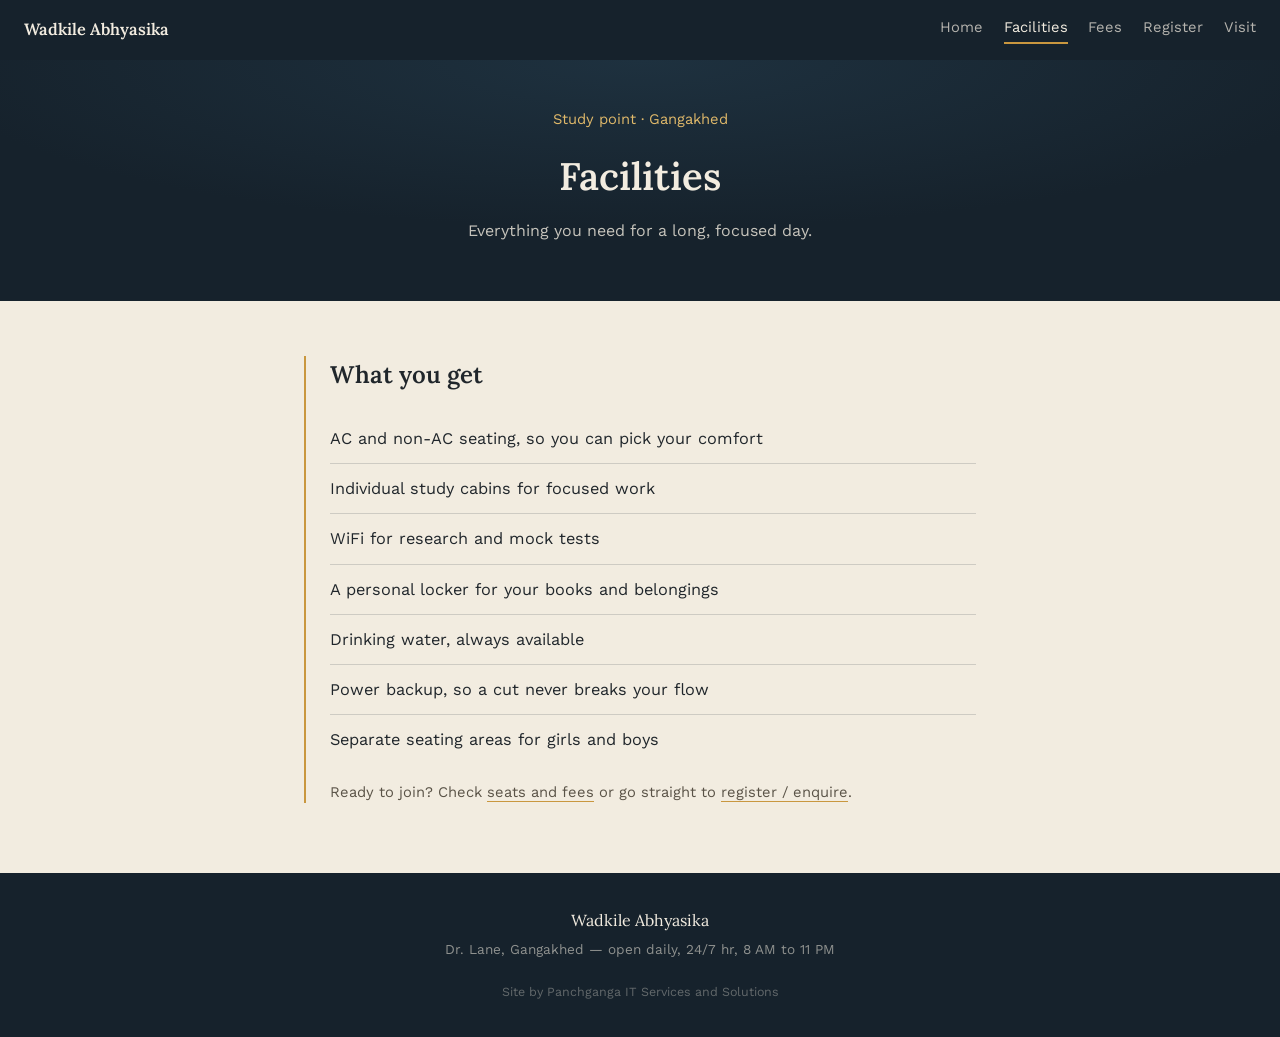
<file: facilities.html>
<!DOCTYPE html>
<html lang="en">
<head>
<meta charset="UTF-8">
<meta name="viewport" content="width=device-width, initial-scale=1.0">
<title>Facilities — Wadkile Abhyasika</title>
<link rel="preconnect" href="https://fonts.googleapis.com">
<link rel="preconnect" href="https://fonts.gstatic.com" crossorigin>
<link href="https://fonts.googleapis.com/css2?family=Lora:ital,wght@0,500;0,600;0,700;1,500&family=Work+Sans:wght@400;500;600&display=swap" rel="stylesheet">
<link rel="stylesheet" href="styles.css">
</head>
<body>

<nav class="nav">
  <a class="nav-brand" href="index.html">Wadkile Abhyasika</a>
  <div class="nav-links">
    <a href="index.html">Home</a>
    <a href="facilities.html" aria-current="page">Facilities</a>
    <a href="pricing.html">Fees</a>
    <a href="register.html">Register</a>
    <a href="contact.html">Visit</a>
  </div>
</nav>

<header class="page-header">
  <div class="kicker">Study point &middot; Gangakhed</div>
  <h1>Facilities</h1>
  <p class="tagline">Everything you need for a long, focused day.</p>
</header>

<main class="page">
  <section class="section">
    <h2>What you get</h2>
    <ul class="rule-list">
      <li>AC and non-AC seating, so you can pick your comfort</li>
      <li>Individual study cabins for focused work</li>
      <li>WiFi for research and mock tests</li>
      <li>A personal locker for your books and belongings</li>
      <li>Drinking water, always available</li>
      <li>Power backup, so a cut never breaks your flow</li>
      <li>Separate seating areas for girls and boys</li>
    </ul>
    <p class="note">Ready to join? Check <a href="pricing.html">seats and fees</a> or go straight to <a href="register.html">register / enquire</a>.</p>
  </section>
</main>

<footer>
  <div class="biz-name">Wadkile Abhyasika</div>
  <div>Dr. Lane, Gangakhed — open daily, 24/7 hr, 8 AM to 11 PM</div>
  <div class="credit">Site by Panchganga IT Services and Solutions</div>
</footer>

<div class="sticky-bar">
  <a class="btn btn-primary" href="tel:+919764841142">Call now</a>
  <a class="btn btn-secondary" href="https://wa.me/919764841142" target="_blank" rel="noopener">WhatsApp</a>
</div>

</body>
</html>
</file>
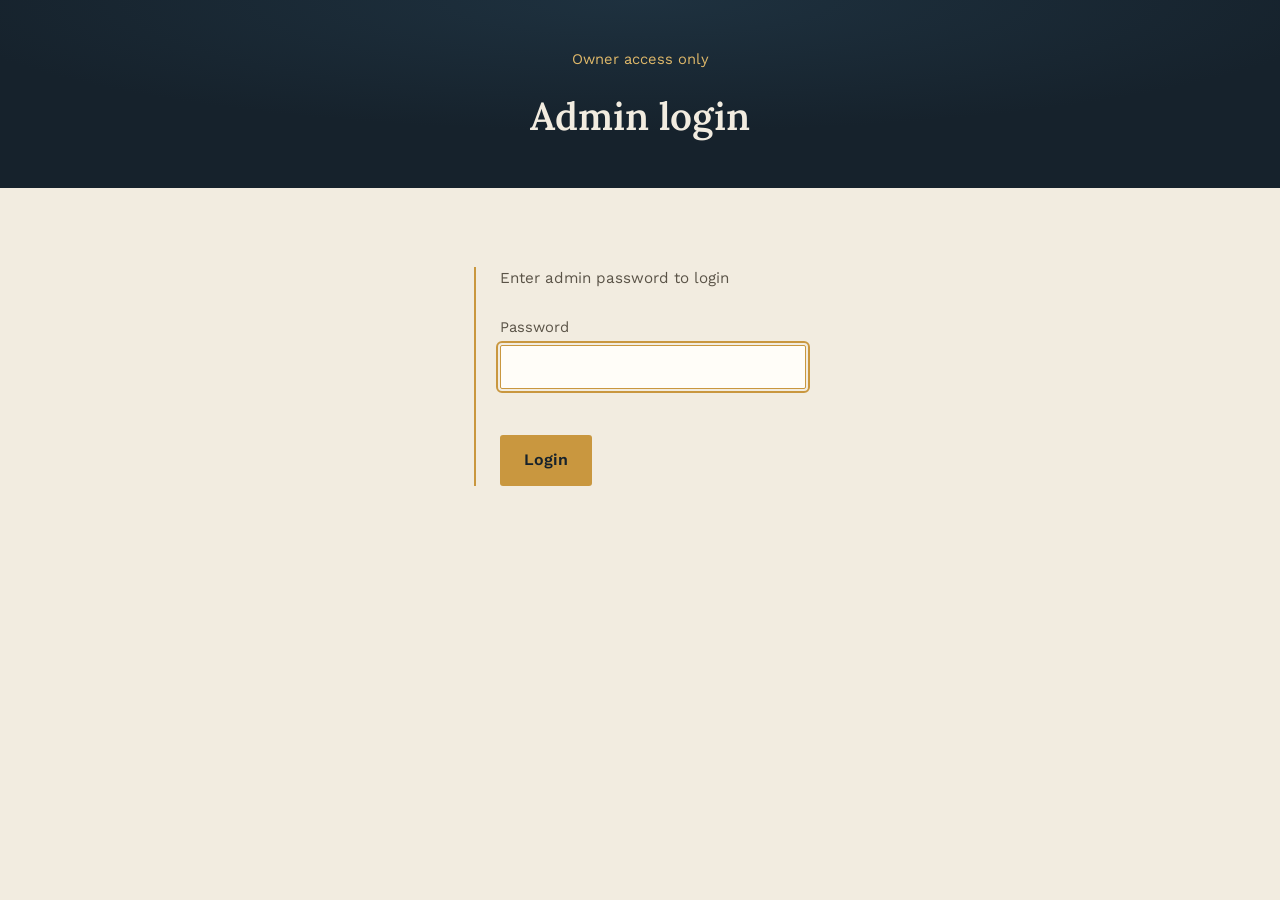
<file: login.html>
<!DOCTYPE html>
<html lang="en">
<head>
<meta charset="UTF-8">
<meta name="viewport" content="width=device-width, initial-scale=1.0">
<meta name="robots" content="noindex, nofollow">
<title>Admin Login — Wadkile Abhyasika</title>
<link rel="preconnect" href="https://fonts.googleapis.com">
<link rel="preconnect" href="https://fonts.gstatic.com" crossorigin>
<link href="https://fonts.googleapis.com/css2?family=Lora:ital,wght@0,500;0,600;0,700;1,500&family=Work+Sans:wght@400;500;600&display=swap" rel="stylesheet">
<link rel="stylesheet" href="styles.css">
<style>
  .login-wrap {
    max-width: 380px;
    margin: 0 auto;
    padding: 4rem 1.5rem;
  }
  .login-card {
    border-left: 2px solid var(--brass);
    padding-left: 1.5rem;
  }
  .login-card h1 {
    font-size: 1.6rem;
    margin-bottom: 0.6rem;
  }
  .login-card p {
    color: #5a5347;
    font-size: 0.95rem;
    margin-bottom: 1.6rem;
  }
  #login-error {
    color: #8a3b3b;
    font-size: 0.9rem;
    margin-top: 0.8rem;
  }
  #login-error[hidden] { display: none; }
</style>
</head>
<body>

<header class="page-header">
  <div class="kicker">Owner access only</div>
  <h1>Admin login</h1>
</header>

<main class="login-wrap">
  <div class="login-card">
    <p>Enter admin password to login</p>
    <form id="login-form" class="reg-form">
      <div class="field">
        <label for="password">Password</label>
        <input type="password" id="password" required autofocus>
      </div>
      <button type="submit" class="btn btn-primary submit-btn">Login</button>
      <p id="login-error" hidden>Incorrect password. Please try again.</p>
    </form>
  </div>
</main>

<script>
  // Change this password whenever you like — it's the only thing gating access.
  const ADMIN_PASSWORD = 'Harshad@123';

  document.getElementById('login-form').addEventListener('submit', function (e) {
    e.preventDefault();
    const entered = document.getElementById('password').value;
    const error = document.getElementById('login-error');

    if (entered === ADMIN_PASSWORD) {
      sessionStorage.setItem('wadkileAdminAuth', 'true');
      window.location.href = 'admin-fees.html';
    } else {
      error.hidden = false;
    }
  });
</script>

</body>
</html>
</file>
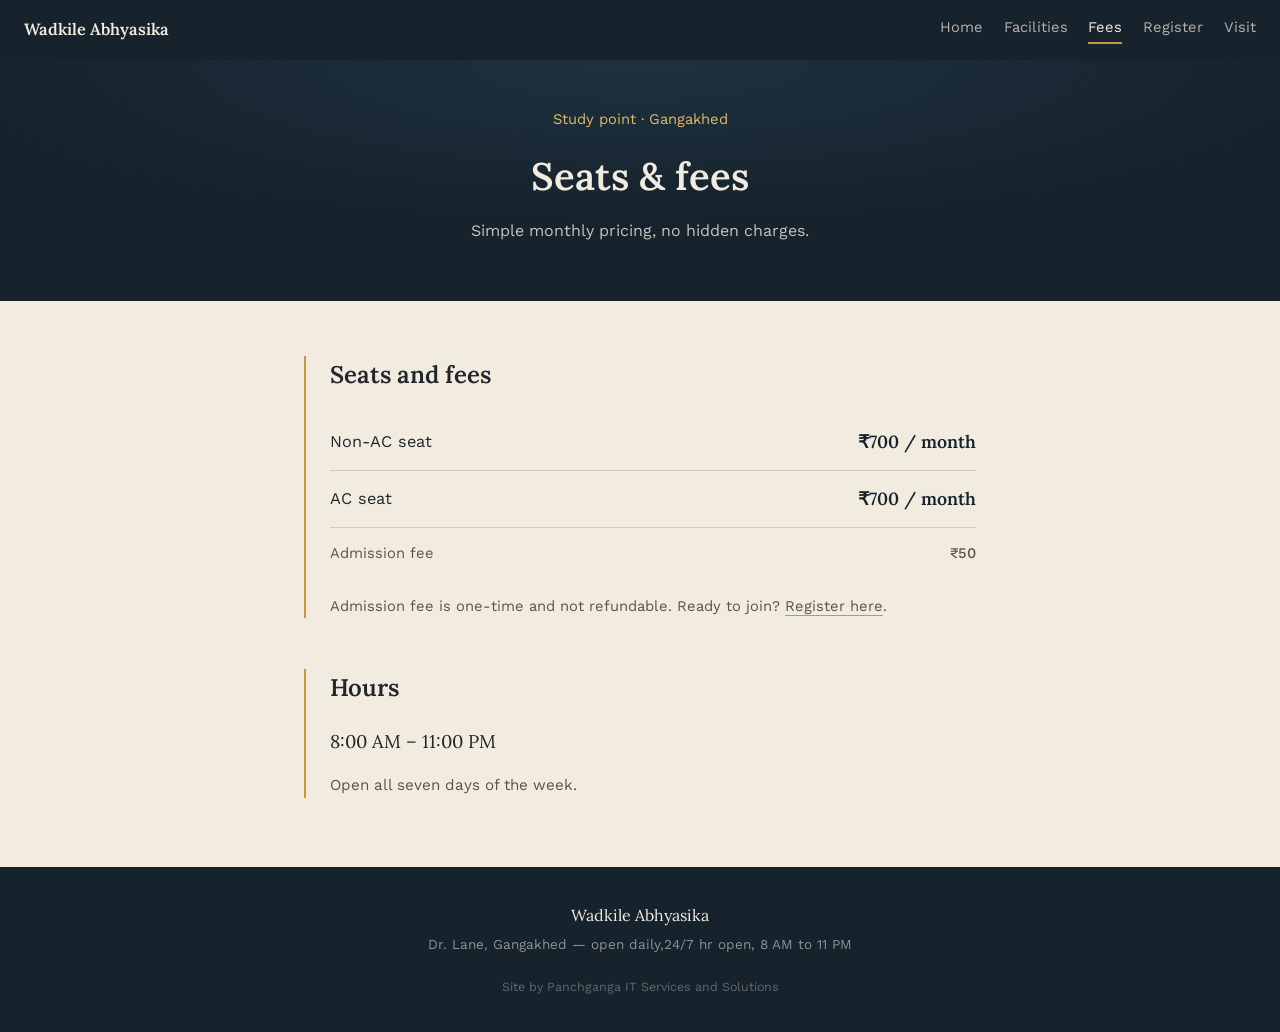
<file: pricing.html>
<!DOCTYPE html>
<html lang="en">
<head>
<meta charset="UTF-8">
<meta name="viewport" content="width=device-width, initial-scale=1.0">
<title>Seats &amp; Fees — Wadkile Abhyasika</title>
<link rel="preconnect" href="https://fonts.googleapis.com">
<link rel="preconnect" href="https://fonts.gstatic.com" crossorigin>
<link href="https://fonts.googleapis.com/css2?family=Lora:ital,wght@0,500;0,600;0,700;1,500&family=Work+Sans:wght@400;500;600&display=swap" rel="stylesheet">
<link rel="stylesheet" href="styles.css">
</head>
<body>

<nav class="nav">
  <a class="nav-brand" href="index.html">Wadkile Abhyasika</a>
  <div class="nav-links">
    <a href="index.html">Home</a>
    <a href="facilities.html">Facilities</a>
    <a href="pricing.html" aria-current="page">Fees</a>
    <a href="register.html">Register</a>
    <a href="contact.html">Visit</a>
  </div>
</nav>

<header class="page-header">
  <div class="kicker">Study point &middot; Gangakhed</div>
  <h1>Seats &amp; fees</h1>
  <p class="tagline">Simple monthly pricing, no hidden charges.</p>
</header>

<main class="page">
  <section class="section">
    <h2>Seats and fees</h2>
    <table class="fee-chart">
      <tr>
        <td>Non-AC seat</td>
        <td>₹700 / month</td>
      </tr>
      <tr>
        <td>AC seat</td>
        <td>₹700 / month</td>
      </tr>
      <tr>
        <td>Admission fee</td>
        <td>₹50</td>
      </tr>
    </table>
    <p class="note">Admission fee is one-time and not refundable. Ready to join? <a href="register.html">Register here</a>.</p>
  </section>

  <section class="section">
    <h2>Hours</h2>
    <p class="hours-line">8:00 AM – 11:00 PM</p>
    <p class="hours-sub">Open all seven days of the week.</p>
  </section>
</main>

<footer>
  <div class="biz-name">Wadkile Abhyasika</div>
  <div>Dr. Lane, Gangakhed — open daily,24/7 hr open, 8 AM to 11 PM</div>
  <div class="credit">Site by Panchganga IT Services and Solutions</div>
</footer>

<div class="sticky-bar">
  <a class="btn btn-primary" href="tel:+919764841142">Call now</a>
  <a class="btn btn-secondary" href="https://wa.me/919764841142" target="_blank" rel="noopener">WhatsApp</a>
</div>

</body>
</html>
</file>
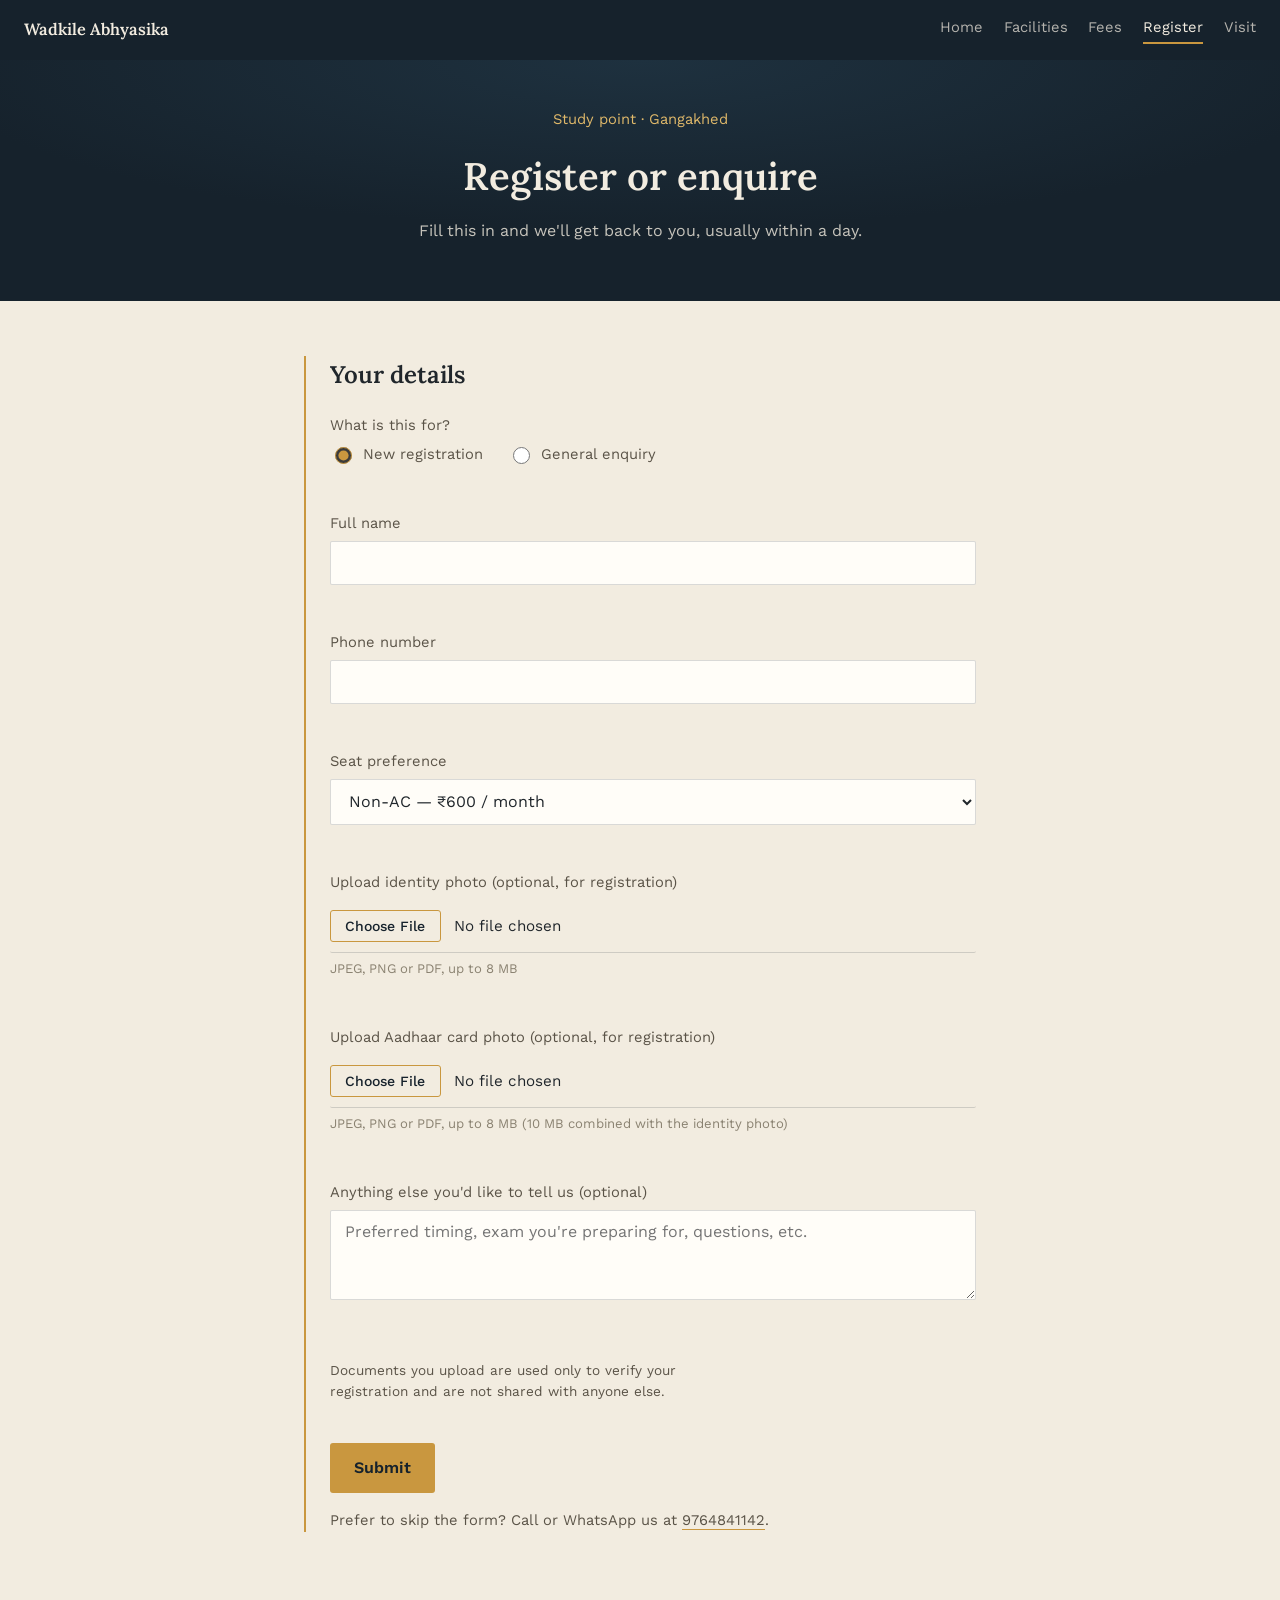
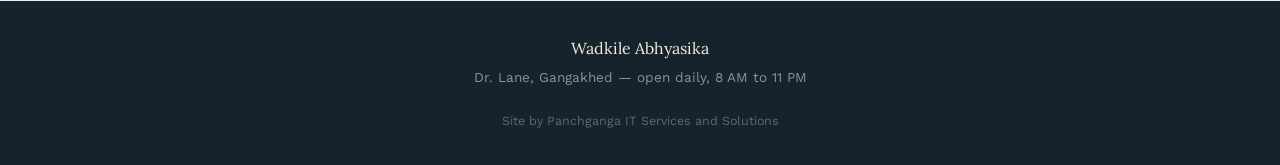
<file: register (1).html>
<!DOCTYPE html>
<html lang="en">
<head>
<meta charset="UTF-8">
<meta name="viewport" content="width=device-width, initial-scale=1.0">
<title>Register / Enquire — Wadkile Abhyasika</title>
<link rel="preconnect" href="https://fonts.googleapis.com">
<link rel="preconnect" href="https://fonts.gstatic.com" crossorigin>
<link href="https://fonts.googleapis.com/css2?family=Lora:ital,wght@0,500;0,600;0,700;1,500&family=Work+Sans:wght@400;500;600&display=swap" rel="stylesheet">
<link rel="stylesheet" href="styles.css">
</head>
<body>

<nav class="nav">
  <a class="nav-brand" href="index.html">Wadkile Abhyasika</a>
  <div class="nav-links">
    <a href="index.html">Home</a>
    <a href="facilities.html">Facilities</a>
    <a href="pricing.html">Fees</a>
    <a href="register.html" aria-current="page">Register</a>
    <a href="contact.html">Visit</a>
  </div>
</nav>

<header class="page-header">
  <div class="kicker">Study point &middot; Gangakhed</div>
  <h1>Register or enquire</h1>
  <p class="tagline">Fill this in and we'll get back to you, usually within a day.</p>
</header>

<main class="page">
  <section class="section">
    <h2>Your details</h2>

    <form id="reg-form" class="reg-form" action="https://formsubmit.co/rohitwadkile@gmail.com" method="POST" enctype="multipart/form-data">
      <input type="hidden" name="_subject" value="New enquiry — Wadkile Abhyasika website">
      <input type="hidden" name="_template" value="table">
      <input type="hidden" name="_captcha" value="false">
      <input type="hidden" name="_next" value="thankyou.html">
      <input type="text" name="_honey" class="honey" tabindex="-1" autocomplete="off">

      <div class="field">
        <label>What is this for?</label>
        <div class="radio-row">
          <label class="radio-option">
            <input type="radio" name="Purpose" value="New registration" checked>
            New registration
          </label>
          <label class="radio-option">
            <input type="radio" name="Purpose" value="General enquiry">
            General enquiry
          </label>
        </div>
      </div>

      <div class="field">
        <label for="name">Full name</label>
        <input type="text" id="name" name="Name" required>
      </div>

      <div class="field">
        <label for="phone">Phone number</label>
        <input type="tel" id="phone" name="Phone" required pattern="[0-9+ ]{10,15}">
      </div>

      <div class="field">
        <label for="seat">Seat preference</label>
        <select id="seat" name="Seat preference">
          <option value="Non-AC — ₹600/month">Non-AC — ₹600 / month</option>
          <option value="AC — ₹800/month">AC — ₹800 / month</option>
          <option value="Not sure yet">Not sure yet</option>
        </select>
      </div>

      <div class="field">
        <label for="id-photo">Upload identity photo (optional, for registration)</label>
        <input type="file" id="id-photo" name="Identity photo" accept="image/jpeg,image/png,image/jpg,application/pdf">
        <span class="field-hint">JPEG, PNG or PDF, up to 8 MB</span>
      </div>

      <div class="field">
        <label for="aadhar-photo">Upload Aadhaar card photo (optional, for registration)</label>
        <input type="file" id="aadhar-photo" name="Aadhaar card photo" accept="image/jpeg,image/png,image/jpg,application/pdf">
        <span class="field-hint">JPEG, PNG or PDF, up to 8 MB (10 MB combined with the identity photo)</span>
      </div>

      <div class="field">
        <label for="message">Anything else you'd like to tell us (optional)</label>
        <textarea id="message" name="Message" placeholder="Preferred timing, exam you're preparing for, questions, etc."></textarea>
      </div>

      <p class="privacy-note">Documents you upload are used only to verify your registration and are not shared with anyone else.</p>

      <button type="submit" class="btn btn-primary submit-btn">Submit</button>

      <p id="form-msg" class="form-msg" hidden></p>
    </form>

    <p class="note">Prefer to skip the form? Call or WhatsApp us at <a href="tel:+919764841142">9764841142</a>.</p>
  </section>
</main>

<footer>
  <div class="biz-name">Wadkile Abhyasika</div>
  <div>Dr. Lane, Gangakhed — open daily, 8 AM to 11 PM</div>
  <div class="credit">Site by Panchganga IT Services and Solutions</div>
</footer>

<div class="sticky-bar">
  <a class="btn btn-primary" href="tel:+919764841142">Call now</a>
  <a class="btn btn-secondary" href="https://wa.me/919764841142" target="_blank" rel="noopener">WhatsApp</a>
</div>

<script>
  const form = document.getElementById('reg-form');
  const msg = document.getElementById('form-msg');
  const idInput = document.getElementById('id-photo');
  const aadharInput = document.getElementById('aadhar-photo');

  // Android/Chrome can invalidate a picked file's reference if there's any
  // delay before upload (the ERR_UPLOAD_FILE_CHANGED error). To avoid that,
  // the instant a file is picked we read it into memory and swap the
  // input's file list for a fresh in-memory copy, so nothing stale is left
  // sitting around waiting for Submit.
  async function refreshFile(input) {
    const file = input.files[0];
    if (!file) return;
    try {
      const buffer = await file.arrayBuffer();
      const freshFile = new File([buffer], file.name, { type: file.type });
      const dt = new DataTransfer();
      dt.items.add(freshFile);
      input.files = dt.files;
    } catch (err) {
      // If this fails for any reason, leave the original selection in place.
    }
  }

  idInput.addEventListener('change', () => refreshFile(idInput));
  aadharInput.addEventListener('change', () => refreshFile(aadharInput));

  form.addEventListener('submit', function (e) {
    msg.hidden = true;
    msg.classList.remove('error');

    const maxEach = 8 * 1024 * 1024;   // 8 MB per file
    const maxTotal = 10 * 1024 * 1024; // FormSubmit's combined attachment limit
    let totalSize = 0;

    for (const { input, label } of [
      { input: idInput, label: 'Identity photo' },
      { input: aadharInput, label: 'Aadhaar card photo' }
    ]) {
      const file = input.files[0];
      if (file) {
        if (file.size > maxEach) {
          e.preventDefault();
          msg.textContent = `${label} is too large (max 8 MB). Please choose a smaller file or compress it.`;
          msg.classList.add('error');
          msg.hidden = false;
          return;
        }
        totalSize += file.size;
      }
    }

    if (totalSize > maxTotal) {
      e.preventDefault();
      msg.textContent = 'Your files together are too large (max 10 MB combined). Please compress or choose smaller files.';
      msg.classList.add('error');
      msg.hidden = false;
      return;
    }

    // Validation passed — let the browser submit the form natively so the
    // file attachments upload the way FormSubmit actually supports.
    // FormSubmit will then redirect to thankyou.html.
    const submitBtn = form.querySelector('.submit-btn');
    submitBtn.disabled = true;
    submitBtn.textContent = 'Sending…';
  });
</script>

</body>
</html>
</file>
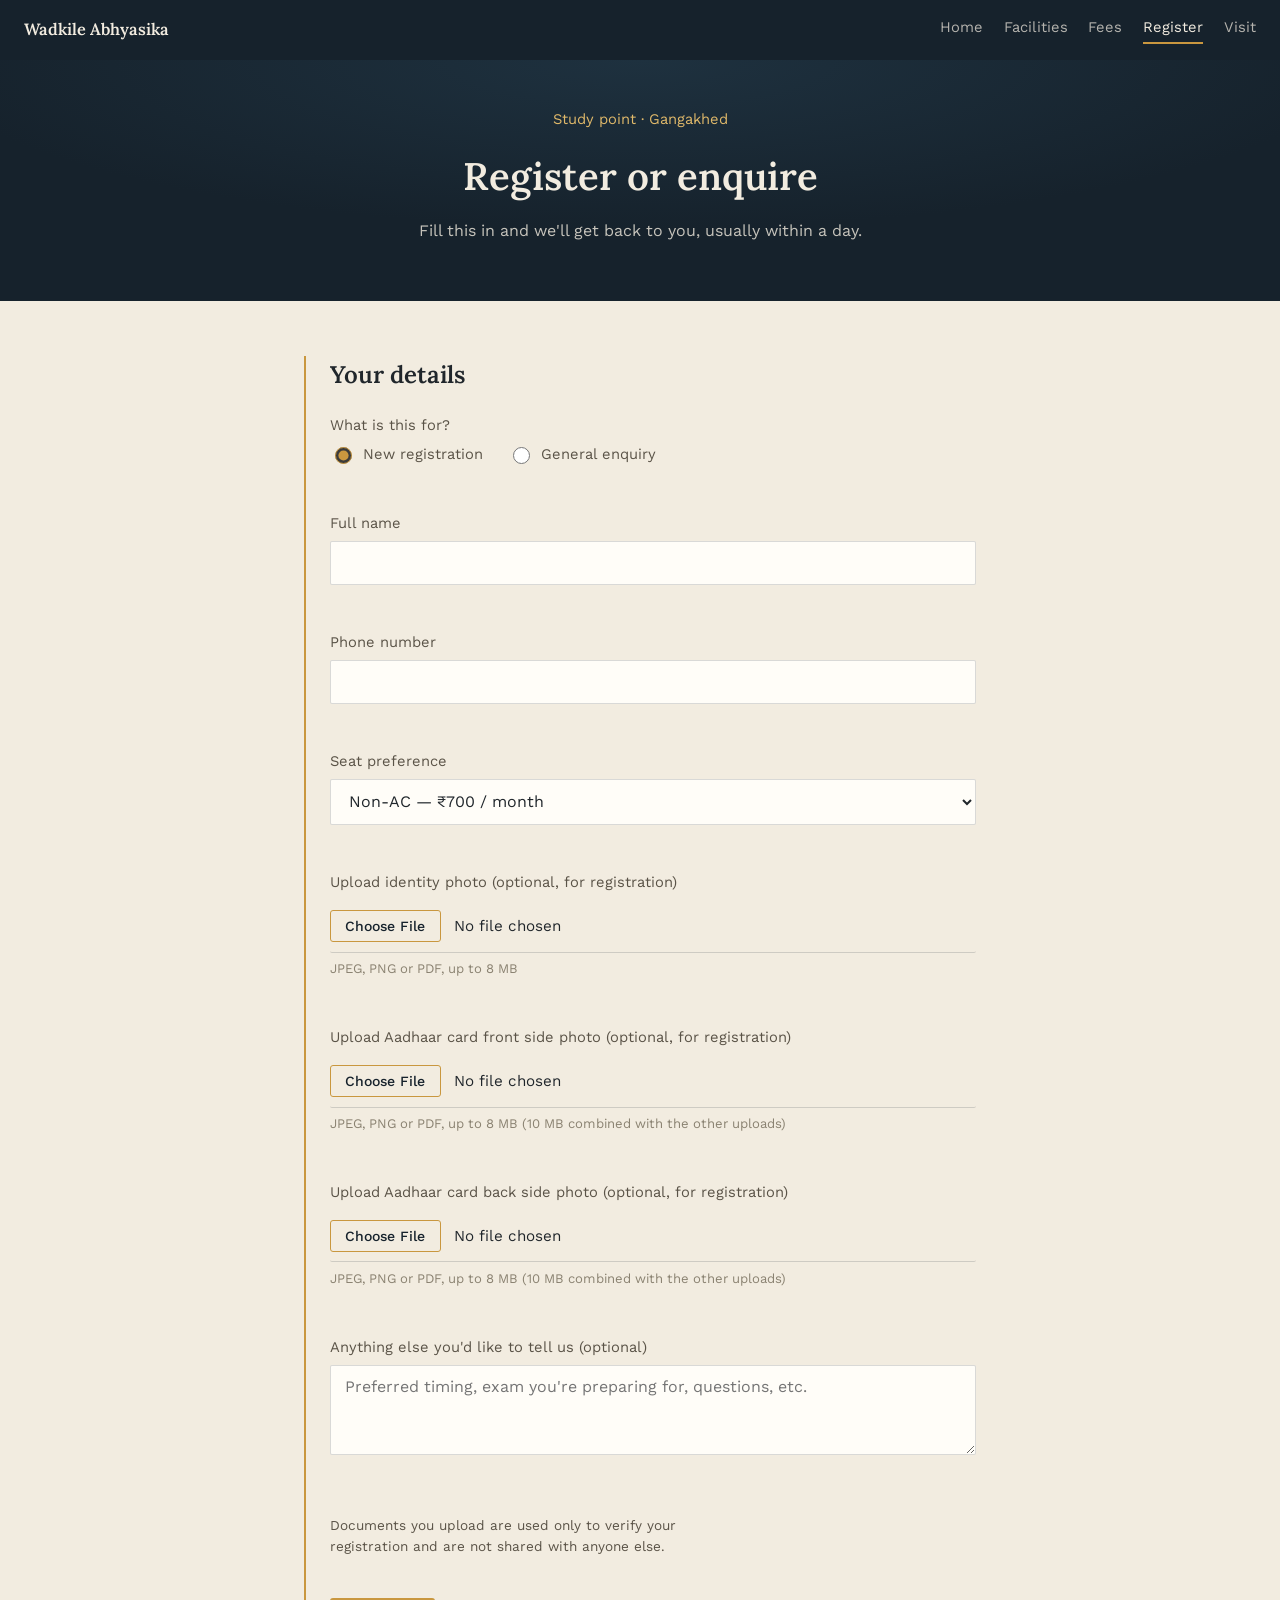
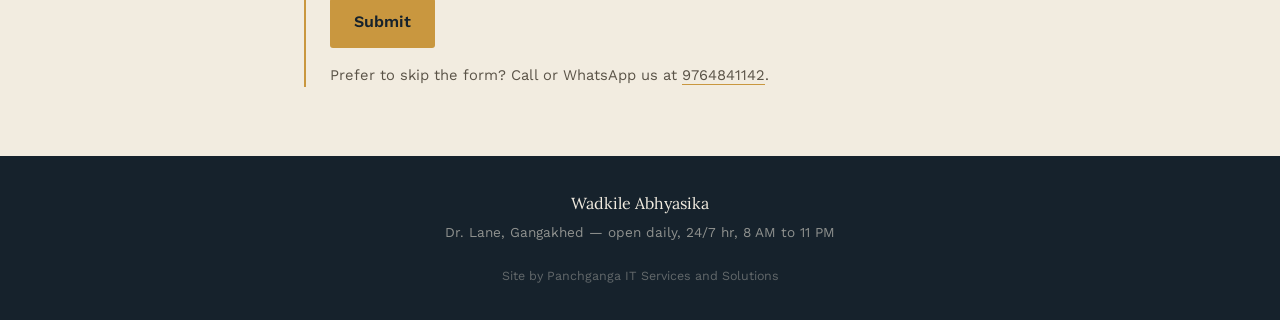
<file: register.html>
<!DOCTYPE html>
<html lang="en">
<head>
<meta charset="UTF-8">
<meta name="viewport" content="width=device-width, initial-scale=1.0">
<title>Register / Enquire — Wadkile Abhyasika</title>
<link rel="preconnect" href="https://fonts.googleapis.com">
<link rel="preconnect" href="https://fonts.gstatic.com" crossorigin>
<link href="https://fonts.googleapis.com/css2?family=Lora:ital,wght@0,500;0,600;0,700;1,500&family=Work+Sans:wght@400;500;600&display=swap" rel="stylesheet">
<link rel="stylesheet" href="styles.css">
</head>
<body>

<nav class="nav">
  <a class="nav-brand" href="index.html">Wadkile Abhyasika</a>
  <div class="nav-links">
    <a href="index.html">Home</a>
    <a href="facilities.html">Facilities</a>
    <a href="pricing.html">Fees</a>
    <a href="register.html" aria-current="page">Register</a>
    <a href="contact.html">Visit</a>
  </div>
</nav>

<header class="page-header">
  <div class="kicker">Study point &middot; Gangakhed</div>
  <h1>Register or enquire</h1>
  <p class="tagline">Fill this in and we'll get back to you, usually within a day.</p>
</header>

<main class="page">
  <section class="section">
    <h2>Your details</h2>

    <form id="reg-form" class="reg-form" action="https://formsubmit.co/wadkileavinash@gmail.com" method="POST" enctype="multipart/form-data" target="hidden_iframe">
      <input type="hidden" name="_subject" value="New enquiry — Wadkile Abhyasika website">
      <input type="hidden" name="_template" value="table">
      <input type="hidden" name="_captcha" value="false">
      <input type="hidden" name="_next" value="thankyou.html">
      <input type="text" name="_honey" class="honey" tabindex="-1" autocomplete="off">

      <div class="field">
        <label>What is this for?</label>
        <div class="radio-row">
          <label class="radio-option">
            <input type="radio" name="Purpose" value="New registration" checked>
            New registration
          </label>
          <label class="radio-option">
            <input type="radio" name="Purpose" value="General enquiry">
            General enquiry
          </label>
        </div>
      </div>

      <div class="field">
        <label for="name">Full name</label>
        <input type="text" id="name" name="Name" required>
      </div>

      <div class="field">
        <label for="phone">Phone number</label>
        <input type="tel" id="phone" name="Phone" required pattern="[0-9+ ]{10,15}">
      </div>

      <div class="field">
        <label for="seat">Seat preference</label>
        <select id="seat" name="Seat preference">
          <option value="Non-AC — ₹700/month">Non-AC — ₹700 / month</option>
          <option value="AC — ₹700/month">AC — ₹700 / month</option>
          <option value="Not sure yet">Not sure yet</option>
        </select>
      </div>

      <div class="field">
        <label for="id-photo">Upload identity photo (optional, for registration)</label>
        <input type="file" id="id-photo" name="identity_photo" accept="image/jpeg,image/png,image/jpg,application/pdf">
        <span class="field-hint">JPEG, PNG or PDF, up to 8 MB</span>
      </div>

      <div class="field">
        <label for="aadhar-front-photo">Upload Aadhaar card front side photo (optional, for registration)</label>
        <input type="file" id="aadhar-front-photo" name="aadhaar_front_photo" accept="image/jpeg,image/png,image/jpg,application/pdf">
        <span class="field-hint">JPEG, PNG or PDF, up to 8 MB (10 MB combined with the other uploads)</span>
      </div>

      <div class="field">
        <label for="aadhar-back-photo">Upload Aadhaar card back side photo (optional, for registration)</label>
        <input type="file" id="aadhar-back-photo" name="aadhaar_back_photo" accept="image/jpeg,image/png,image/jpg,application/pdf">
        <span class="field-hint">JPEG, PNG or PDF, up to 8 MB (10 MB combined with the other uploads)</span>
      </div>

      <div class="field">
        <label for="message">Anything else you'd like to tell us (optional)</label>
        <textarea id="message" name="Message" placeholder="Preferred timing, exam you're preparing for, questions, etc."></textarea>
      </div>

      <p class="privacy-note">Documents you upload are used only to verify your registration and are not shared with anyone else.</p>

      <button type="submit" class="btn btn-primary submit-btn">Submit</button>

      <p id="form-msg" class="form-msg" hidden></p>
    </form>

    <p class="note">Prefer to skip the form? Call or WhatsApp us at <a href="tel:+919764841142">9764841142</a>.</p>
  </section>
</main>

<footer>
  <div class="biz-name">Wadkile Abhyasika</div>
  <div>Dr. Lane, Gangakhed — open daily, 24/7 hr, 8 AM to 11 PM</div>
  <div class="credit">Site by Panchganga IT Services and Solutions</div>
</footer>

<div class="sticky-bar">
  <a class="btn btn-primary" href="tel:+919764841142">Call now</a>
  <a class="btn btn-secondary" href="https://wa.me/919764841142" target="_blank" rel="noopener">WhatsApp</a>
</div>

<iframe name="hidden_iframe" style="display:none;" title="form submission target"></iframe>

<div id="modal-overlay" class="modal-overlay" hidden>
  <div class="modal-card" role="dialog" aria-modal="true" aria-labelledby="modal-title">
    <button type="button" class="modal-close" id="modal-close" aria-label="Close">&times;</button>
    <div class="modal-icon" id="modal-icon">&#10003;</div>
    <h2 id="modal-title">Thank you!</h2>
    <p id="modal-body">We've received your details and will get back to you shortly.</p>
    <div class="modal-actions">
      <a class="btn btn-primary" href="tel:+919764841142">Call now</a>
      <a class="btn btn-outline" href="https://wa.me/919764841142" target="_blank" rel="noopener">WhatsApp us</a>
    </div>
  </div>
</div>

<script>
  const form = document.getElementById('reg-form');
  const msg = document.getElementById('form-msg');
  const idInput = document.getElementById('id-photo');
  const aadharFrontInput = document.getElementById('aadhar-front-photo');
  const aadharBackInput = document.getElementById('aadhar-back-photo');
  const iframe = document.querySelector('iframe[name="hidden_iframe"]');
  const overlay = document.getElementById('modal-overlay');
  const modalIcon = document.getElementById('modal-icon');
  const modalTitle = document.getElementById('modal-title');
  const modalBody = document.getElementById('modal-body');
  const modalClose = document.getElementById('modal-close');

  let submitted = false;

  // Android/Chrome can invalidate a picked file's reference if there's any
  // delay before upload (the ERR_UPLOAD_FILE_CHANGED error). To avoid that,
  // the instant a file is picked we read it into memory and swap the
  // input's file list for a fresh in-memory copy.
  async function refreshFile(input) {
    const file = input.files[0];
    if (!file) return;
    try {
      const buffer = await file.arrayBuffer();
      const freshFile = new File([buffer], file.name, { type: file.type });
      const dt = new DataTransfer();
      dt.items.add(freshFile);
      input.files = dt.files;
    } catch (err) {
      // If this fails for any reason, leave the original selection in place.
    }
  }

  idInput.addEventListener('change', () => refreshFile(idInput));
  aadharFrontInput.addEventListener('change', () => refreshFile(aadharFrontInput));
  aadharBackInput.addEventListener('change', () => refreshFile(aadharBackInput));

  function openModal(success) {
    const purpose = form.querySelector('input[name="Purpose"]:checked').value;
    const purposeLabel = purpose === 'New registration' ? 'registration' : 'enquiry';

    if (success) {
      modalIcon.textContent = '✓';
      modalTitle.textContent = 'Thank you!';
      modalBody.textContent = `We've received your ${purposeLabel} and will get back to you within a day. You can also call or WhatsApp us anytime.`;
      form.reset();
    }

    overlay.hidden = false;
  }

  function closeModal() {
    overlay.hidden = true;
  }

  modalClose.addEventListener('click', closeModal);
  overlay.addEventListener('click', (e) => {
    if (e.target === overlay) closeModal();
  });

  iframe.addEventListener('load', () => {
    if (!submitted) return; // ignore the iframe's own initial blank load
    submitted = false;

    const submitBtn = form.querySelector('.submit-btn');
    submitBtn.disabled = false;
    submitBtn.textContent = 'Submit';

    let reachedThankYou = false;
    try {
      reachedThankYou = iframe.contentWindow.location.href.indexOf('thankyou.html') !== -1;
    } catch (err) {
      reachedThankYou = false; // still on formsubmit.co — likely the activation gate
    }

    openModal(reachedThankYou);
  });

  form.addEventListener('submit', function (e) {
    msg.hidden = true;
    msg.classList.remove('error');

    const maxEach = 8 * 1024 * 1024;   // 8 MB per file
    const maxTotal = 10 * 1024 * 1024; // FormSubmit's combined attachment limit
    let totalSize = 0;

    for (const { input, label } of [
      { input: idInput, label: 'Identity photo' },
      { input: aadharFrontInput, label: 'Aadhaar front photo' },
      { input: aadharBackInput, label: 'Aadhaar back photo' }
    ]) {
      const file = input.files[0];
      if (file) {
        if (file.size > maxEach) {
          e.preventDefault();
          msg.textContent = `${label} is too large (max 8 MB). Please choose a smaller file or compress it.`;
          msg.classList.add('error');
          msg.hidden = false;
          return;
        }
        totalSize += file.size;
      }
    }

    if (totalSize > maxTotal) {
      e.preventDefault();
      msg.textContent = 'Your files together are too large (max 10 MB combined). Please compress or choose smaller files.';
      msg.classList.add('error');
      msg.hidden = false;
      return;
    }

    // Validation passed — submit natively into the hidden iframe so file
    // attachments upload correctly, without leaving this page.
    submitted = true;
    const submitBtn = form.querySelector('.submit-btn');
    submitBtn.disabled = true;
    submitBtn.textContent = 'Sending…';
  });
</script>

</body>
</html>
</file>
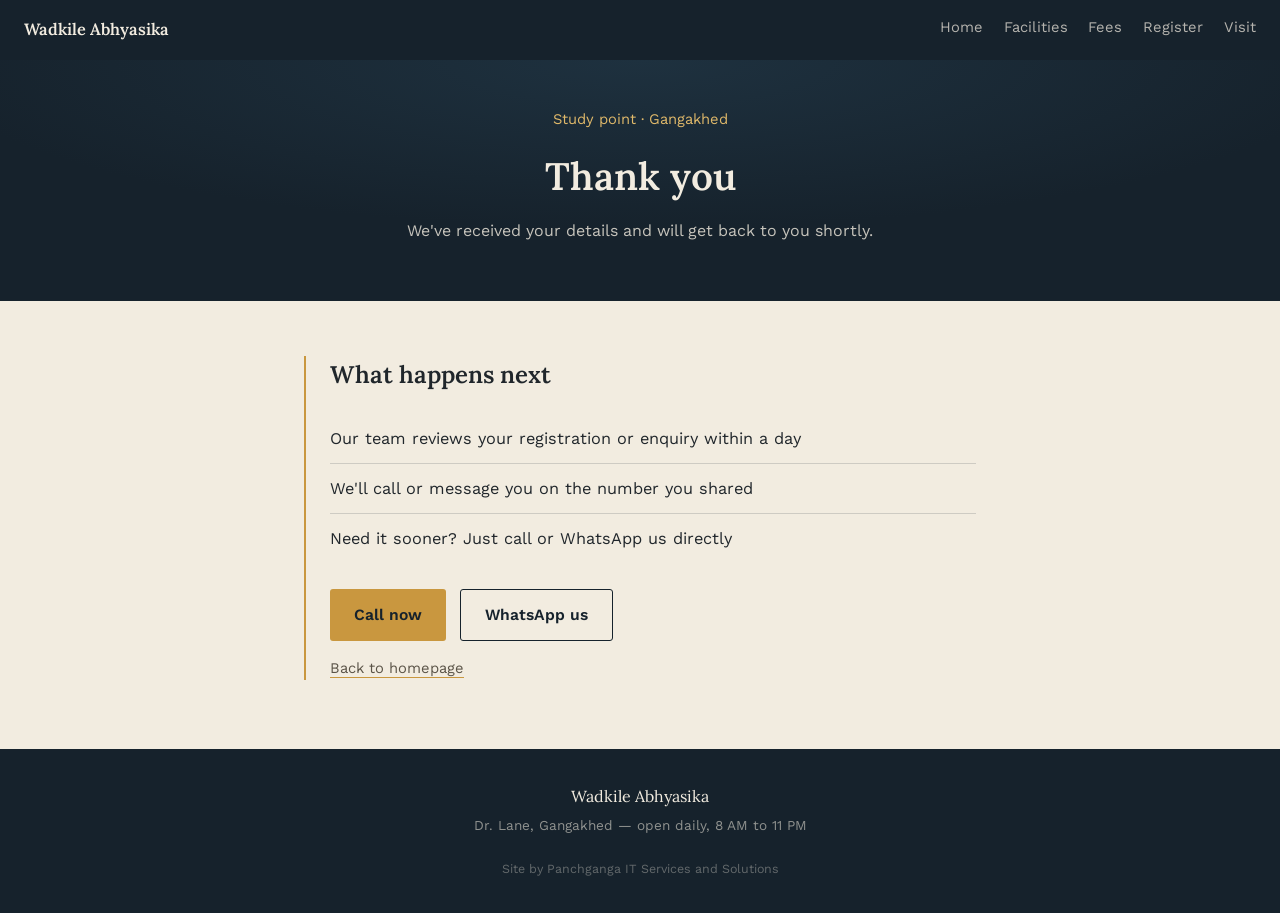
<file: thankyou.html>
<!DOCTYPE html>
<html lang="en">
<head>
<meta charset="UTF-8">
<meta name="viewport" content="width=device-width, initial-scale=1.0">
<title>Thank You — Wadkile Abhyasika</title>
<link rel="preconnect" href="https://fonts.googleapis.com">
<link rel="preconnect" href="https://fonts.gstatic.com" crossorigin>
<link href="https://fonts.googleapis.com/css2?family=Lora:ital,wght@0,500;0,600;0,700;1,500&family=Work+Sans:wght@400;500;600&display=swap" rel="stylesheet">
<link rel="stylesheet" href="styles.css">
</head>
<body>

<nav class="nav">
  <a class="nav-brand" href="index.html">Wadkile Abhyasika</a>
  <div class="nav-links">
    <a href="index.html">Home</a>
    <a href="facilities.html">Facilities</a>
    <a href="pricing.html">Fees</a>
    <a href="register.html">Register</a>
    <a href="contact.html">Visit</a>
  </div>
</nav>

<header class="page-header">
  <div class="kicker">Study point &middot; Gangakhed</div>
  <h1>Thank you</h1>
  <p class="tagline">We've received your details and will get back to you shortly.</p>
</header>

<main class="page">
  <section class="section">
    <h2>What happens next</h2>
    <ul class="rule-list">
      <li>Our team reviews your registration or enquiry within a day</li>
      <li>We'll call or message you on the number you shared</li>
      <li>Need it sooner? Just call or WhatsApp us directly</li>
    </ul>
    <div class="action-row">
      <a class="btn btn-primary" href="tel:+919764841142">Call now</a>
      <a class="btn btn-outline" href="https://wa.me/919764841142" target="_blank" rel="noopener">WhatsApp us</a>
    </div>
    <p class="note"><a href="index.html">Back to homepage</a></p>
  </section>
</main>

<footer>
  <div class="biz-name">Wadkile Abhyasika</div>
  <div>Dr. Lane, Gangakhed — open daily, 8 AM to 11 PM</div>
  <div class="credit">Site by Panchganga IT Services and Solutions</div>
</footer>

<div class="sticky-bar">
  <a class="btn btn-primary" href="tel:+919764841142">Call now</a>
  <a class="btn btn-secondary" href="https://wa.me/919764841142" target="_blank" rel="noopener">WhatsApp</a>
</div>

</body>
</html>
</file>
<file: styles.css>
:root {
  --ink-900: #16222c;
  --ink-800: #1e313f;
  --brass: #c9973f;
  --brass-soft: #e0b96a;
  --paper: #f2ece0;
  --rule: rgba(22, 34, 44, 0.16);
  --ink-text: #20262b;
  --max-w: 720px;
}

* { box-sizing: border-box; }

html { scroll-behavior: smooth; }

body {
  margin: 0;
  background: var(--paper);
  color: var(--ink-text);
  font-family: 'Work Sans', sans-serif;
  line-height: 1.55;
  -webkit-font-smoothing: antialiased;
}

h1, h2, .display {
  font-family: 'Lora', serif;
  font-weight: 600;
  margin: 0;
}

a { color: inherit; }

:focus-visible {
  outline: 2px solid var(--brass);
  outline-offset: 3px;
}

/* ---------- Nav ---------- */

.nav {
  background: var(--ink-900);
  color: var(--paper);
  display: flex;
  align-items: center;
  justify-content: space-between;
  flex-wrap: wrap;
  gap: 0.8rem;
  padding: 1rem 1.5rem;
}

.nav-brand {
  font-family: 'Lora', serif;
  font-weight: 600;
  font-size: 1.02rem;
  text-decoration: none;
  color: var(--paper);
}

.nav-links {
  display: flex;
  gap: 1.3rem;
  flex-wrap: wrap;
}

.nav-links a {
  text-decoration: none;
  color: rgba(242,236,224,0.72);
  font-size: 0.92rem;
  padding-bottom: 3px;
  border-bottom: 2px solid transparent;
}

.nav-links a:hover {
  color: var(--paper);
}

.nav-links a[aria-current="page"] {
  color: var(--paper);
  border-bottom-color: var(--brass);
}

/* ---------- Hero (home only) ---------- */

.hero {
  background: radial-gradient(ellipse 80% 60% at 50% 0%, var(--ink-800) 0%, var(--ink-900) 65%);
  color: var(--paper);
  padding: 4.5rem 1.5rem 4rem;
  text-align: center;
  position: relative;
  overflow: hidden;
}

.hero::before {
  content: "";
  position: absolute;
  top: -20%;
  left: 50%;
  width: 520px;
  height: 520px;
  transform: translateX(-50%);
  background: radial-gradient(circle, rgba(201,151,63,0.35) 0%, rgba(201,151,63,0) 70%);
  opacity: 0;
  animation: glow-in 1.8s ease-out forwards;
}

@keyframes glow-in {
  to { opacity: 1; }
}

@media (prefers-reduced-motion: reduce) {
  .hero::before { animation: none; opacity: 1; }
}

.hero-inner {
  position: relative;
  max-width: 620px;
  margin: 0 auto;
}

.kicker {
  font-size: 0.92rem;
  color: var(--brass-soft);
  margin-bottom: 1rem;
}

.hero h1 {
  font-size: clamp(2.2rem, 6vw, 3.1rem);
  line-height: 1.15;
}

.hero p.tagline {
  margin-top: 1.1rem;
  font-size: clamp(1rem, 2.4vw, 1.15rem);
  color: rgba(242,236,224,0.86);
  max-width: 40ch;
  margin-left: auto;
  margin-right: auto;
}

.cta-row {
  margin-top: 2.2rem;
  display: flex;
  gap: 0.9rem;
  justify-content: center;
  flex-wrap: wrap;
}

.btn {
  display: inline-flex;
  align-items: center;
  gap: 0.5rem;
  padding: 0.8rem 1.5rem;
  border-radius: 3px;
  font-family: 'Work Sans', sans-serif;
  font-weight: 600;
  font-size: 0.98rem;
  text-decoration: none;
  transition: transform 0.15s ease;
}

.btn:hover { transform: translateY(-1px); }

.btn-primary {
  background: var(--brass);
  color: var(--ink-900);
}

.btn-secondary {
  background: transparent;
  color: var(--paper);
  border: 1px solid rgba(242,236,224,0.4);
}

.hero-address {
  margin-top: 1.8rem;
  font-size: 0.92rem;
  color: rgba(242,236,224,0.65);
}

.btn-outline {
  background: transparent;
  color: var(--ink-900);
  border: 1px solid var(--ink-900);
}

.btn-outline:hover {
  background: var(--ink-900);
  color: var(--paper);
}

.action-row {
  display: flex;
  gap: 0.9rem;
  flex-wrap: wrap;
  margin-top: 1.6rem;
}

/* ---------- Confirmation modal ---------- */

.modal-overlay {
  position: fixed;
  inset: 0;
  background: rgba(22, 34, 44, 0.55);
  display: flex;
  align-items: center;
  justify-content: center;
  padding: 1.2rem;
  z-index: 100;
}

.modal-overlay[hidden] { display: none; }

.modal-card {
  background: var(--paper);
  max-width: 440px;
  width: 100%;
  padding: 2.2rem 2rem;
  border-radius: 4px;
  border-top: 3px solid var(--brass);
  position: relative;
}

.modal-icon {
  width: 42px;
  height: 42px;
  border-radius: 50%;
  background: var(--brass);
  color: var(--ink-900);
  display: flex;
  align-items: center;
  justify-content: center;
  font-family: 'Lora', serif;
  font-size: 1.3rem;
  font-weight: 700;
  margin-bottom: 1.1rem;
}

.modal-card h2 {
  font-size: 1.4rem;
  margin-bottom: 0.7rem;
}

.modal-card p {
  font-size: 0.98rem;
  color: #4a453b;
  margin: 0 0 0.4rem;
}

.modal-actions {
  margin-top: 1.5rem;
  display: flex;
  gap: 0.8rem;
  flex-wrap: wrap;
}

.modal-close {
  position: absolute;
  top: 0.9rem;
  right: 1rem;
  background: none;
  border: none;
  font-size: 1.3rem;
  line-height: 1;
  color: #8a8271;
  cursor: pointer;
  padding: 0.2rem;
}

.modal-close:hover { color: var(--ink-900); }

/* ---------- Fee reminder tool ---------- */

.admin-form {
  display: grid;
  grid-template-columns: repeat(auto-fit, minmax(160px, 1fr));
  gap: 1.2rem;
  margin-bottom: 1rem;
}

.admin-form .field input,
.admin-form .field select {
  border: 1px solid var(--rule);
  border-bottom: 1px solid var(--rule);
  padding: 0.55rem 0.6rem;
  background: #fff;
}

.student-card {
  border: 1px solid var(--rule);
  border-left: 3px solid var(--brass);
  padding: 1rem 1.2rem;
  margin-bottom: 1rem;
  display: flex;
  flex-wrap: wrap;
  align-items: center;
  justify-content: space-between;
  gap: 0.9rem;
}

.student-info h3 {
  font-family: 'Lora', serif;
  font-size: 1.05rem;
  margin: 0 0 0.3rem;
}

.student-info p {
  margin: 0.15rem 0;
  font-size: 0.9rem;
  color: #5a5347;
}

.badge {
  display: inline-block;
  font-size: 0.78rem;
  font-weight: 600;
  padding: 0.2rem 0.6rem;
  border-radius: 3px;
  margin-top: 0.3rem;
}

.badge-paid { background: #dde6d8; color: #3f6b3f; }
.badge-due { background: #f0dfb8; color: #8a6a1f; }
.badge-overdue { background: #e9d3cf; color: #8a3b3b; }

.student-actions {
  display: flex;
  gap: 0.6rem;
  flex-wrap: wrap;
}

.btn-small {
  padding: 0.5rem 0.9rem;
  font-size: 0.85rem;
}

.remove-link {
  font-size: 0.82rem;
  color: #8a3b3b;
  text-decoration: underline;
  background: none;
  border: none;
  cursor: pointer;
  padding: 0;
}

.empty-note {
  color: #8a8271;
  font-size: 0.95rem;
}

.backup-box textarea {
  width: 100%;
  min-height: 90px;
  font-family: 'Work Sans', sans-serif;
  font-size: 0.85rem;
  border: 1px solid var(--rule);
  padding: 0.6rem;
  background: #fff;
  margin-top: 0.8rem;
}

/* ---------- Page header (inner pages) ---------- */

.page-header {
  background: radial-gradient(ellipse 80% 100% at 50% 0%, var(--ink-800) 0%, var(--ink-900) 70%);
  color: var(--paper);
  padding: 3rem 1.5rem 2.6rem;
  text-align: center;
}

.page-header h1 {
  font-size: clamp(1.8rem, 5vw, 2.4rem);
}

.page-header p.tagline {
  margin-top: 0.8rem;
  font-size: 1rem;
  color: rgba(242,236,224,0.8);
}

/* ---------- Page sections (ruled notebook feel) ---------- */

.page {
  max-width: var(--max-w);
  margin: 0 auto;
  padding: 3.4rem 1.5rem;
}

.section {
  border-left: 2px solid var(--brass);
  padding-left: 1.5rem;
  margin-bottom: 3.2rem;
}

.section:last-child { margin-bottom: 0; }

.section h2 {
  font-size: 1.5rem;
  margin-bottom: 1.3rem;
}

.rule-list {
  list-style: none;
  margin: 0;
  padding: 0;
}

.rule-list li {
  padding: 0.75rem 0;
  border-bottom: 1px solid var(--rule);
  font-size: 1.02rem;
}

.rule-list li:last-child { border-bottom: none; }

/* ---------- Fee chart ---------- */

.fee-chart {
  width: 100%;
  border-collapse: collapse;
}

.fee-chart td {
  padding: 0.9rem 0;
  border-bottom: 1px solid var(--rule);
  font-size: 1.02rem;
}

.fee-chart td:last-child {
  text-align: right;
  font-family: 'Lora', serif;
  font-weight: 600;
  font-size: 1.1rem;
  color: var(--ink-900);
}

.fee-chart tr:last-child td {
  border-bottom: none;
  color: #5a5347;
  font-size: 0.92rem;
}

.fee-chart tr:last-child td:last-child {
  font-family: 'Work Sans', sans-serif;
  font-weight: 500;
  color: #5a5347;
  font-size: 0.92rem;
}

.note {
  margin-top: 1rem;
  font-size: 0.92rem;
  color: #5a5347;
}

.note a {
  border-bottom: 1px solid var(--brass);
  text-decoration: none;
}

/* ---------- Hours ---------- */

.hours-line {
  font-size: 1.15rem;
  font-family: 'Lora', serif;
}

.hours-sub {
  margin-top: 0.4rem;
  color: #5a5347;
  font-size: 0.95rem;
}

/* ---------- Contact ---------- */

.contact-block p {
  margin: 0.3rem 0;
}

.contact-numbers {
  margin-top: 1rem;
  display: flex;
  flex-direction: column;
  gap: 0.6rem;
}

.contact-numbers a {
  text-decoration: none;
  font-weight: 500;
  border-bottom: 1px solid var(--brass);
  width: fit-content;
}

.map-link {
  display: inline-block;
  margin-top: 1.1rem;
  font-size: 0.92rem;
  color: #5a5347;
  text-decoration: underline;
  text-underline-offset: 3px;
}

/* ---------- Registration / enquiry form ---------- */

.reg-form {
  display: flex;
  flex-direction: column;
  gap: 1.7rem;
  margin-top: 0.5rem;
}

.field {
  display: flex;
  flex-direction: column;
  gap: 0.45rem;
}

.field label {
  font-size: 0.92rem;
  color: #5a5347;
}

.field input,
.field select,
.field textarea {
  font-family: 'Work Sans', sans-serif;
  font-size: 1rem;
  padding: 0.55rem 0;
  border: none;
  border-bottom: 1px solid var(--rule);
  background: transparent;
  color: var(--ink-text);
  outline: none;
  border-radius: 0;
}

.field input:focus,
.field select:focus,
.field textarea:focus {
  border-bottom-color: var(--brass);
}

.field textarea {
  resize: vertical;
  min-height: 90px;
  font-family: inherit;
}

.radio-row {
  display: flex;
  gap: 1.6rem;
  flex-wrap: wrap;
}

.radio-option {
  display: flex;
  align-items: center;
  gap: 0.5rem;
  font-size: 0.98rem;
}

.radio-option input[type="radio"] {
  accent-color: var(--brass);
  width: 1.05rem;
  height: 1.05rem;
}

.field input[type="file"] {
  font-family: 'Work Sans', sans-serif;
  font-size: 0.95rem;
  padding: 0.6rem 0;
  border: none;
  border-bottom: 1px solid var(--rule);
  background: transparent;
  color: var(--ink-text);
}

.field input[type="file"]::file-selector-button {
  margin-right: 0.8rem;
  padding: 0.45rem 0.9rem;
  border-radius: 3px;
  border: 1px solid var(--brass);
  background: transparent;
  color: var(--ink-900);
  font-family: 'Work Sans', sans-serif;
  font-weight: 500;
  font-size: 0.88rem;
  cursor: pointer;
}

.field input[type="file"]::file-selector-button:hover {
  background: var(--brass);
  color: var(--paper);
}

.field-hint {
  font-size: 0.82rem;
  color: #8a8271;
}

.privacy-note {
  font-size: 0.85rem;
  color: #5a5347;
  max-width: 52ch;
}

.honey {
  position: absolute;
  left: -9999px;
}

.form-msg {
  margin-top: 0.4rem;
  font-size: 0.95rem;
}

.form-msg.success { color: #3f6b3f; }
.form-msg.error { color: #8a3b3b; }
.form-msg[hidden] { display: none; }

.submit-btn {
  align-self: flex-start;
  border: none;
  cursor: pointer;
}

.submit-btn:disabled {
  opacity: 0.6;
  cursor: not-allowed;
}

/* ---------- Footer ---------- */

footer {
  background: var(--ink-900);
  color: rgba(242,236,224,0.55);
  text-align: center;
  padding: 2.2rem 1.5rem 6rem;
  font-size: 0.85rem;
}

footer .biz-name {
  color: var(--paper);
  font-family: 'Lora', serif;
  font-size: 1rem;
  margin-bottom: 0.4rem;
}

footer .credit {
  margin-top: 1.4rem;
  font-size: 0.78rem;
  color: rgba(242,236,224,0.35);
}

/* ---------- Sticky mobile action bar ---------- */

.sticky-bar {
  position: fixed;
  bottom: 0;
  left: 0;
  right: 0;
  background: var(--ink-900);
  display: flex;
  gap: 0.6rem;
  padding: 0.7rem 0.9rem;
  box-shadow: 0 -2px 12px rgba(0,0,0,0.25);
  z-index: 10;
}

.sticky-bar .btn {
  flex: 1;
  justify-content: center;
  padding: 0.75rem 1rem;
  font-size: 0.92rem;
}

@media (min-width: 640px) {
  .sticky-bar { display: none; }
  footer { padding-bottom: 2.2rem; }
}

/* ---------- Forms ---------- */

form { margin-top: 0.4rem; }

.field {
  margin-bottom: 1.2rem;
  display: flex;
  flex-direction: column;
  gap: 0.4rem;
}

.field label {
  font-size: 0.92rem;
  color: #5a5347;
}

.field input,
.field select,
.field textarea {
  font-family: 'Work Sans', sans-serif;
  font-size: 1rem;
  padding: 0.7rem 0.85rem;
  border: 1px solid var(--rule);
  border-radius: 2px;
  background: #fffdf8;
  color: var(--ink-text);
}

.field textarea {
  resize: vertical;
  min-height: 90px;
}

.field input:focus,
.field select:focus,
.field textarea:focus {
  outline: 2px solid var(--brass);
  outline-offset: 2px;
  border-color: var(--brass);
}

button.btn {
  cursor: pointer;
  border: none;
  font: inherit;
  font-weight: 600;
}

button.btn.btn-secondary {
  border: 1px solid rgba(22,34,44,0.3);
  background: transparent;
  color: var(--ink-text);
}

.form-actions {
  margin-top: 1.5rem;
  display: flex;
  gap: 0.8rem;
  flex-wrap: wrap;
}

.form-note {
  margin-top: 0.9rem;
  font-size: 0.85rem;
  color: #5a5347;
}

/* =========================
   SEAT MANAGEMENT
========================= */

.seat-management {
  margin-top: 25px;
  padding: 20px;
  border-radius: 16px;
  background: #f8fafc;
  border: 1px solid #e2e8f0;
}

.seat-management h2 {
  margin-bottom: 15px;
}

.seat-management h3 {
  margin-top: 25px;
  margin-bottom: 12px;
}

.seat-summary {
  display: flex;
  gap: 20px;
  flex-wrap: wrap;
  margin-bottom: 20px;
  font-size: 15px;
}

.seat-grid {
  display: grid;
  grid-template-columns: repeat(8, 1fr);
  gap: 10px;
}

.seat {
  padding: 10px 6px;
  min-height: 72px;
  border-radius: 10px;
  text-align: center;
  font-weight: 700;
  border: 1px solid #ddd;
  cursor: pointer;
  transition: 0.2s;
  display: flex;
  flex-direction: column;
  justify-content: center;
  align-items: center;
}

.seat:hover {
  transform: translateY(-2px);
}

.seat-empty {
  background: #dcfce7;
  border-color: #86efac;
}

.seat-engaged {
  background: #fee2e2;
  border-color: #fca5a5;
}

.seat-number {
  display: block;
  font-size: 16px;
}

.seat-status {
  display: block;
  margin-top: 4px;
  font-size: 11px;
}

@media (max-width: 700px) {
  .seat-grid {
    grid-template-columns: repeat(4, 1fr);
  }
}


/* =====================================================
   ADMIN FORM LAYOUT
   (Student Details / Seat Details / Fee & Dates / Address)
===================================================== */

.form-section {
  margin-bottom: 24px;
}

.form-section-title {
  font-family: 'Lora', serif;
  font-size: 1.05rem;
  font-weight: 600;
  color: var(--ink-900);
  margin: 0 0 14px 0;
  padding-bottom: 8px;
  border-bottom: 1px solid var(--rule);
  border-left: 3px solid var(--brass);
  padding-left: 10px;
}

.form-section .cols-2,
.form-section .cols-3 {
  display: grid;
  gap: 16px;
}

.form-section .cols-2 {
  grid-template-columns: repeat(2, minmax(0, 1fr));
}

.form-section .cols-3 {
  grid-template-columns: repeat(3, minmax(0, 1fr));
}

.form-section .row-gap {
  margin-top: 16px;
}

/* Admin form inputs: focus in site theme */
.form-group input:focus,
.form-group select:focus {
  outline: none;
  border-color: var(--brass);
  box-shadow: 0 0 0 2px rgba(201, 151, 63, 0.25);
}

@media (max-width: 800px) {
  .form-section .cols-2,
  .form-section .cols-3 {
    grid-template-columns: 1fr;
  }
}
</file>
